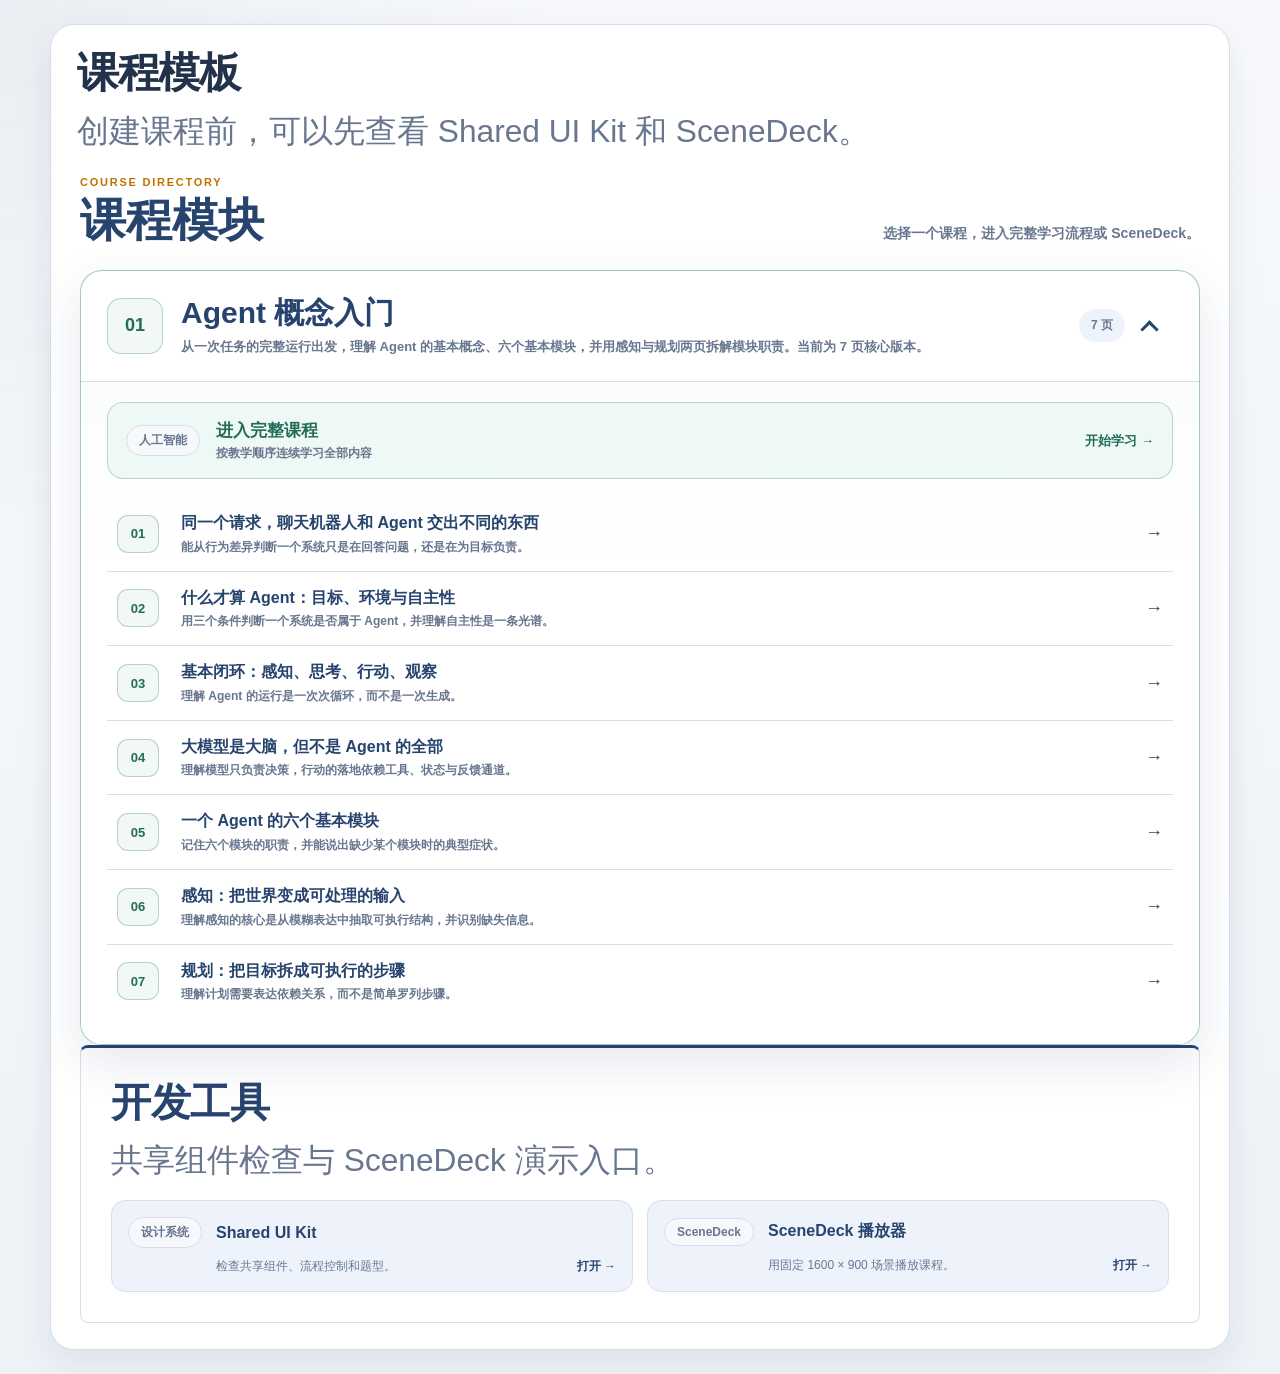
<file: courses/preview/index.html>
<!doctype html>
<html lang="zh-CN">
  <head>
    <meta charset="UTF-8" />
    <meta name="viewport" content="width=device-width, initial-scale=1.0" />
    <title>课程模板</title>
    <script type="module" crossorigin src="./assets/main-66kVSPEA.js"></script>
    <link rel="stylesheet" crossorigin href="./assets/main-Bm_2qdeM.css">
  </head>
  <body>
    <div id="root"></div>
  </body>
</html>
</file>
<file: courses/preview/assets/main-Bm_2qdeM.css>
.edu-course-ending{--ui-type-display-size: 48px;--ui-type-display-letter-spacing: 0;--ui-type-body-size: 17px;--ui-type-body-small-size: 14px;--ui-type-h2-size: 22px;--ui-type-h2-letter-spacing: 0;--ending-ink: #14264a;--ending-muted: #697a98;--ending-line: #dfe8f6;display:grid;grid-template-rows:minmax(270px,1.12fr) minmax(250px,1.18fr) 68px;width:100%;height:100%;min-height:0;overflow:hidden;border:1px solid var(--ending-line);border-radius:20px;background:#fff;box-shadow:0 14px 36px #19305514;color:var(--ending-ink)}.edu-course-ending-hero{position:relative;min-width:0;overflow:hidden;border-bottom:1px solid var(--ending-line);background-color:#f6faff;background-image:radial-gradient(#d6e4fb 1px,transparent 1px),linear-gradient(115deg,#fffffff5,#f1f7ffd1);background-size:22px 22px,auto;padding:26px 48px 24px}.edu-course-ending-nav{position:absolute;top:22px;right:26px;z-index:2}.edu-course-ending-nav a{display:inline-flex;align-items:center;gap:12px;min-height:46px;border:1px solid var(--ending-line);border-radius:999px;background:#ffffffeb;color:#294776;padding:0 20px;font-size:15px;font-weight:750;text-decoration:none}.edu-course-ending-nav a span{font-size:21px;line-height:1}.edu-course-ending-intro{position:relative;z-index:1;display:grid;align-content:center;width:min(76%,1000px);height:100%;min-width:0}.edu-course-ending-intro h1{margin:0;color:var(--ending-ink);font-size:48px;font-weight:900;line-height:1.12}.edu-course-ending-intro>p{margin:14px 0 0;color:var(--ending-muted);font-size:17px;font-weight:600;line-height:1.65}.edu-course-ending-intro>p strong{color:#526789;white-space:nowrap}.edu-course-ending-topics{display:flex;flex-wrap:wrap;gap:10px;margin:18px 0 0;padding:0;list-style:none}.edu-course-ending-topics li{border-radius:999px;background:#e7f0ff;color:#294c83;padding:8px 17px;font-size:14px;font-weight:750;line-height:1.35}.edu-course-ending-hero-art{position:absolute;right:5%;bottom:0;width:31%;height:78%;opacity:.55}.edu-course-ending-hero-art i{position:absolute;bottom:0;width:25%;border-radius:6px 6px 0 0;background:#cfe0fb}.edu-course-ending-hero-art i:nth-child(1){left:12%;height:61%}.edu-course-ending-hero-art i:nth-child(2){left:37%;height:88%}.edu-course-ending-hero-art i:nth-child(3){left:62%;height:47%}.edu-course-ending-hero-art i:nth-child(4){left:2%;bottom:12%;width:5px;height:5px;border-radius:50%;box-shadow:24px 0 #a8c8f8,48px 0 #a8c8f8,72px 0 #a8c8f8,0 24px #a8c8f8,24px 24px #a8c8f8,48px 24px #a8c8f8,72px 24px #a8c8f8,0 48px #a8c8f8,24px 48px #a8c8f8,48px 48px #a8c8f8,72px 48px #a8c8f8}.edu-course-ending-hero-art span{position:absolute;right:-8%;bottom:-42%;width:54%;aspect-ratio:1;border:22px solid #bdd4fa;border-radius:50%}.edu-course-ending-resources{display:grid;grid-template-rows:auto minmax(0,1fr);min-width:0;min-height:0;padding:16px 26px 14px}.edu-course-ending-resources>header{display:flex;align-items:center;justify-content:space-between;min-width:0;margin-bottom:10px}.edu-course-ending-resources h2{margin:0;border-left:5px solid #4384ed;color:var(--ending-ink);padding-left:12px;font-size:22px;font-weight:850;line-height:1.25}.edu-course-ending-carousel{display:flex;align-items:center;gap:8px;color:var(--ending-muted);font-size:13px}.edu-course-ending-carousel button{display:grid;width:30px;height:30px;place-items:center;border:1px solid var(--ending-line);border-radius:50%;background:#fff;color:#294c83;font-size:24px;line-height:1;cursor:pointer}.edu-course-ending-carousel button:disabled{opacity:.38;cursor:default}.edu-course-ending-resource-grid{display:grid;grid-template-columns:repeat(4,minmax(0,1fr));gap:10px;min-width:0;min-height:0}.edu-course-ending-resource-grid[data-count="1"]{grid-template-columns:minmax(0,1fr)}.edu-course-ending-resource-grid[data-count="2"]{grid-template-columns:repeat(2,minmax(0,1fr))}.edu-course-ending-resource-grid[data-count="3"]{grid-template-columns:repeat(3,minmax(0,1fr))}.edu-course-ending-resource{display:grid;grid-template-rows:auto auto;align-content:start;gap:8px;min-width:0;min-height:0;overflow:hidden;border:1px solid var(--ending-line);border-radius:8px;background:#fff;color:inherit;padding:8px;text-align:left;text-decoration:none}.edu-course-ending-resource-grid[data-count="2"] .edu-course-ending-resource{grid-template-columns:minmax(0,1.15fr) minmax(0,.85fr);grid-template-rows:minmax(0,1fr);align-items:center}.edu-course-ending-resource-grid[data-count="2"] .edu-course-ending-thumb{align-self:center;aspect-ratio:16 / 9}button.edu-course-ending-resource{cursor:pointer;font:inherit}.edu-course-ending-resource:hover,.edu-course-ending-resource:focus-visible{border-color:#9bb9ec;box-shadow:0 6px 18px #2448801a;outline:none}.edu-course-ending-thumb{position:relative;display:grid;width:100%;min-height:72px;overflow:hidden;aspect-ratio:16 / 7;place-items:center;border-radius:6px;background-color:#e0ecff;background-image:linear-gradient(90deg,rgba(74,139,232,.2) 34%,transparent 34%),linear-gradient(0deg,rgba(74,139,232,.12) 38%,transparent 38%)}.edu-course-ending-thumb:before,.edu-course-ending-thumb:after{position:absolute;content:""}.edu-course-ending-thumb:before{left:12%;top:22%;width:32%;height:58%;border-radius:3px;background:#3b82f633}.edu-course-ending-thumb:after{right:13%;top:28%;width:18%;height:42%;border-radius:3px;background:#3b82f62e}.edu-course-ending-thumb--1{background-color:#dcf4ed;background-image:linear-gradient(150deg,transparent 30%,rgba(24,176,139,.22) 30% 54%,transparent 54%),linear-gradient(90deg,rgba(24,176,139,.12),transparent)}.edu-course-ending-thumb--1:before{transform:skewY(-24deg);background:#18b08b2e}.edu-course-ending-thumb--2{background-color:#ffead9;background-image:linear-gradient(90deg,rgba(244,133,71,.15) 36%,transparent 36%)}.edu-course-ending-thumb--2:before{border-radius:50%;background:#f4854759}.edu-course-ending-thumb--3{background-color:#e8e8ff;background-image:linear-gradient(145deg,transparent 30%,rgba(105,111,236,.28) 30% 52%,transparent 52%)}.edu-course-ending-thumb--3:before{border-radius:50%;background:#696fec47}.edu-course-ending-thumb img{position:absolute;z-index:1;top:0;right:0;bottom:0;left:0;width:100%;height:100%;object-fit:cover}.edu-course-ending-thumb time{position:absolute;z-index:2;right:6px;bottom:5px;border-radius:4px;background:#162337b8;color:#fff;padding:3px 6px;font-size:12px;line-height:1}.edu-course-ending-play{position:relative;z-index:2;display:grid;width:48px;height:48px;place-items:center;border-radius:50%;background:#fffffff5;box-shadow:0 4px 14px #1c376229;color:#315990;font-size:17px;padding-left:3px}.edu-course-ending-resource-copy{display:grid;gap:3px;min-width:0;padding:0 3px 2px}.edu-course-ending-resource-copy strong{overflow:hidden;color:var(--ending-ink);font-size:16px;font-weight:850;line-height:1.35;text-overflow:ellipsis;white-space:nowrap}.edu-course-ending-resource-copy>span{display:-webkit-box;overflow:hidden;color:var(--ending-muted);font-size:13px;line-height:1.5;-webkit-box-orient:vertical;-webkit-line-clamp:2}.edu-course-ending-meta{display:grid;grid-template-columns:minmax(0,1fr) minmax(0,1.5fr) minmax(0,.85fr);align-items:center;min-width:0;border-top:1px solid var(--ending-line);padding:0 24px}.edu-course-ending-developers{display:flex;min-width:0;align-items:center}.edu-course-ending-developers .edu-lesson-developers{padding:0}.edu-course-ending-developers .edu-lesson-developers-trigger{border-color:transparent}.edu-course-ending-rating{min-width:0;border-right:1px solid #d4dfef;border-left:1px solid #d4dfef}.edu-course-ending-rating .edu-page-rating{justify-content:center;gap:16px;border:0;background:transparent;padding:0 8px}.edu-course-ending-rating .edu-page-rating-stars button{width:30px;height:32px;font-size:23px}.edu-course-ending-feedback{display:inline-flex;align-items:center;justify-self:end;gap:9px;border:0;background:transparent;color:#526789;padding:8px 14px;font:inherit;font-size:14px;font-weight:750;cursor:pointer}.edu-course-ending-feedback>span{font-size:20px}.edu-course-ending-dialog,.edu-course-ending-feedback-dialog{border:0;border-radius:10px;box-shadow:0 24px 80px #08101d59}.edu-course-ending-dialog{width:min(1120px,calc(100vw - 36px));max-width:none;padding:14px;background:#111827;color:#fff}.edu-course-ending-dialog::backdrop,.edu-course-ending-feedback-dialog::backdrop{background:#08101db8;-webkit-backdrop-filter:blur(4px);backdrop-filter:blur(4px)}.edu-course-ending-dialog>header,.edu-course-ending-feedback-dialog header{display:flex;align-items:center;justify-content:space-between;gap:12px;margin-bottom:10px}.edu-course-ending-dialog>header button,.edu-course-ending-feedback-dialog header button{display:grid;width:36px;height:36px;place-items:center;border:0;border-radius:50%;background:#7f8ca02e;color:inherit;font-size:24px;cursor:pointer}.edu-course-ending-video{overflow:hidden;aspect-ratio:16 / 9;border-radius:6px;background:#000}.edu-course-ending-video iframe{width:100%;height:100%;border:0}.edu-course-ending-feedback-dialog{width:min(520px,calc(100vw - 32px));padding:22px;color:var(--ending-ink)}.edu-course-ending-feedback-dialog form{display:grid;gap:12px}.edu-course-ending-feedback-dialog h2{margin:0}.edu-course-ending-feedback-dialog label{color:var(--ending-muted);font-size:14px}.edu-course-ending-feedback-dialog textarea{width:100%;resize:vertical;border:1px solid var(--ending-line);border-radius:6px;padding:10px;font:inherit}.edu-course-ending-feedback-dialog form>button{justify-self:end;border:0;border-radius:6px;background:#315f9f;color:#fff;padding:10px 18px;font:inherit;font-weight:750;cursor:pointer}@media(max-width:900px){.edu-course-ending{height:auto;min-height:100%;overflow:visible;grid-template-rows:auto auto auto}.edu-course-ending-hero{min-height:270px;padding:84px 24px 24px}.edu-course-ending-nav{top:18px;right:18px}.edu-course-ending-intro{width:100%}.edu-course-ending-intro h1{font-size:36px}.edu-course-ending-hero-art{right:-8%;width:42%;opacity:.26}.edu-course-ending-resource-grid,.edu-course-ending-resource-grid[data-count="3"],.edu-course-ending-resource-grid[data-count="4"]{grid-template-columns:repeat(2,minmax(0,1fr))}.edu-course-ending-resource{min-height:190px}.edu-course-ending-meta{grid-template-columns:1fr;gap:8px;padding:12px 18px}.edu-course-ending-rating{border:0}.edu-course-ending-rating .edu-page-rating{justify-content:flex-start;padding:0}.edu-course-ending-feedback{justify-self:start}}@media(max-width:520px){.edu-course-ending-resources{padding:14px}.edu-course-ending-resource-grid,.edu-course-ending-resource-grid[data-count="1"],.edu-course-ending-resource-grid[data-count="2"],.edu-course-ending-resource-grid[data-count="3"],.edu-course-ending-resource-grid[data-count="4"]{grid-template-columns:minmax(0,1fr)}.edu-course-ending-resource,.edu-course-ending-resource-grid[data-count="2"] .edu-course-ending-resource{grid-template-columns:minmax(0,.9fr) minmax(0,1.1fr);grid-template-rows:auto;align-items:center;min-height:110px}.edu-course-ending-thumb{min-height:78px}.edu-course-ending-resource-copy strong{white-space:normal}.edu-course-ending-topics{gap:7px}.edu-course-ending-topics li{padding:7px 11px;font-size:12px}}:root{--ui-type-display-size: clamp(3.24rem, 5.76vw, 3.78rem);--ui-type-display-weight: 800;--ui-type-display-line-height: 1.08;--ui-type-display-letter-spacing: -.03em;--ui-type-h1-size: clamp(2.88rem, 5.04vw, 3.24rem);--ui-type-h1-weight: 800;--ui-type-h1-line-height: 1.12;--ui-type-h1-letter-spacing: -.02em;--ui-type-h2-size: clamp(2.16rem, 4.32vw, 2.52rem);--ui-type-h2-weight: 800;--ui-type-h2-line-height: 1.22;--ui-type-h2-letter-spacing: -.01em;--ui-type-h3-size: 2.16rem;--ui-type-h3-weight: 800;--ui-type-h3-line-height: 1.35;--ui-type-subtitle-size: 1.98rem;--ui-type-subtitle-weight: 500;--ui-type-subtitle-line-height: 1.6;--ui-type-body-size: 1.8rem;--ui-type-body-weight: 500;--ui-type-body-line-height: 1.7;--ui-type-body-small-size: 1.44rem;--ui-type-body-small-weight: 500;--ui-type-body-small-line-height: 1.7;--ui-type-formula-size: var(--ui-type-subtitle-size);--ui-type-formula-weight: 700;--ui-type-formula-line-height: 1.35}.ui-typography{margin:0;color:var(--ui-text-main);font-family:var(--ui-font-sans);font-style:normal}.ui-typography--display{font-size:var(--ui-type-display-size);font-weight:var(--ui-type-display-weight);letter-spacing:var(--ui-type-display-letter-spacing);line-height:var(--ui-type-display-line-height);overflow-wrap:anywhere;text-wrap:balance}.ui-typography--h1{font-size:var(--ui-type-h1-size);font-weight:var(--ui-type-h1-weight);letter-spacing:var(--ui-type-h1-letter-spacing);line-height:var(--ui-type-h1-line-height);overflow-wrap:anywhere;text-wrap:balance}.ui-typography--h2{font-size:var(--ui-type-h2-size);font-weight:var(--ui-type-h2-weight);letter-spacing:var(--ui-type-h2-letter-spacing);line-height:var(--ui-type-h2-line-height);overflow-wrap:anywhere;text-wrap:balance}.ui-typography--h3{font-size:var(--ui-type-h3-size)!important;font-weight:var(--ui-type-h3-weight);line-height:var(--ui-type-h3-line-height);overflow-wrap:anywhere;text-wrap:balance}.ui-typography--subtitle{font-size:var(--ui-type-subtitle-size)!important;font-weight:var(--ui-type-subtitle-weight);line-height:var(--ui-type-subtitle-line-height);overflow-wrap:break-word;text-wrap:pretty}.ui-typography--body{font-size:var(--ui-type-body-size)!important;font-weight:var(--ui-type-body-weight);line-height:var(--ui-type-body-line-height);overflow-wrap:break-word;text-wrap:pretty}.ui-typography--bodySmall{font-size:var(--ui-type-body-small-size)!important;font-weight:var(--ui-type-body-small-weight);line-height:var(--ui-type-body-small-line-height);overflow-wrap:break-word;text-wrap:pretty}code.ui-typography{font-family:var(--ui-font-mono)}.ui-typography--tone-main{color:var(--ui-text-main)}.ui-typography--tone-muted{color:var(--ui-text-muted)}.ui-typography--tone-light{color:var(--ui-text-light)}.ui-typography--tone-accent{color:var(--ui-accent)}.ui-typography--tone-success{color:var(--ui-success)}.ui-typography--tone-warning{color:var(--ui-warning)}.ui-typography--tone-danger{color:var(--ui-danger)}.ui-typography--tone-inherit{color:inherit}.ui-typography--align-start{text-align:start}.ui-typography--align-center{text-align:center}.ui-typography--align-end{text-align:end}.ui-typography--wrap-normal{overflow:visible;text-overflow:clip;text-wrap:wrap;white-space:normal}.ui-typography--wrap-nowrap{overflow:visible;text-overflow:clip;text-wrap:nowrap;white-space:nowrap}.ui-typography--wrap-truncate{display:block;overflow:hidden;text-overflow:ellipsis;text-wrap:nowrap;white-space:nowrap}.ui-typography--wrap-balance{overflow-wrap:anywhere;text-wrap:balance;white-space:normal}:root{--ui-bg-page: #eef2f7;--ui-bg-page-top: #f7f9fc;--ui-bg-card: #ffffff;--ui-bg-soft: #eef3fb;--ui-bg-muted: #f6f8fc;--ui-bg-page-rgb: 238, 242, 247;--ui-accent-rgb: 39, 68, 110;--ui-accent-alt-rgb: 240, 126, 71;--ui-success-rgb: 34, 141, 92;--ui-warning-rgb: 192, 113, 0;--ui-danger-rgb: 196, 63, 82;--ui-text-main: #21324a;--ui-text-muted: #68778f;--ui-text-light: #8b97ab;--ui-border: #d7deea;--ui-border-strong: #9fb0c8;--ui-accent: #27446e;--ui-accent-alt: #f07e47;--ui-success: #228d5c;--ui-warning: #c07100;--ui-danger: #c43f52;--ui-navy: #182b4b;--ui-accent-soft: #edf3fb;--ui-focus: #8aa4d0;--ui-grid: #dfe6f1;--ui-shadow-soft: 0 12px 34px rgba(25, 42, 70, .08);--ui-shadow-hover: 0 16px 40px rgba(25, 42, 70, .12);--ui-radius-xl: 24px;--ui-radius-lg: 18px;--ui-radius-md: 12px;--ui-radius-sm: 8px;--ui-radius-pill: 999px;--ui-font-sans: "Segoe UI", "PingFang SC", "Hiragino Sans GB", Arial, sans-serif;--ui-font-mono: "Cascadia Code", "SFMono-Regular", Consolas, monospace}*,*:before,*:after{box-sizing:border-box}html,body{margin:0;padding:0}body{color:var(--ui-text-main);font-family:var(--ui-font-sans)}button,input,textarea,select{font:inherit}.edu-root{min-height:100vh;padding:24px;background:radial-gradient(circle at top left,rgba(39,68,110,.06),transparent 30%),linear-gradient(180deg,var(--ui-bg-page-top),var(--ui-bg-page))}.edu-shell{max-width:1180px;margin:0 auto;padding:26px;border:1px solid var(--ui-border);border-radius:var(--ui-radius-xl);background:var(--ui-bg-card);box-shadow:var(--ui-shadow-soft)}.edu-shell--scaled{width:var(--edu-scaled-shell-width, 1040px);min-width:var(--edu-scaled-shell-width, 1040px);max-width:var(--edu-scaled-shell-width, 1040px)}@media(max-width:1100px){.edu-shell--scaled{zoom:.92}}@media(max-width:980px){.edu-shell--scaled{zoom:.82}}@media(max-width:860px){.edu-shell--scaled{zoom:.7}}@media(max-width:800px){.edu-shell--scaled{zoom:.64}}@media(max-width:740px){.edu-shell--scaled{zoom:.6}}@media(max-width:620px){.edu-shell--scaled{zoom:.5}}@media(max-width:520px){.edu-shell--scaled{zoom:.42}}.edu-header{display:flex;align-items:flex-start;justify-content:space-between;gap:16px;margin-bottom:20px}.edu-title{margin:0;font-size:42px;line-height:1.06;letter-spacing:-.03em}.edu-subtitle{margin:10px 0 0;color:var(--ui-text-muted);font-size:17px;line-height:1.6}.edu-badge{display:inline-flex;align-items:center;flex-shrink:0;padding:6px 12px;border:1px solid var(--ui-border);border-radius:var(--ui-radius-pill);background:var(--ui-bg-muted);color:var(--ui-text-muted);font-size:12px;font-weight:700}.edu-content-block{min-width:0;margin-inline:auto;border:1px solid var(--ui-border);border-top:3px solid var(--ui-accent);border-radius:var(--ui-radius-sm);background:#fff;padding:clamp(20px,3vw,30px)}.edu-content-head{width:100%;max-width:none;margin-bottom:14px}.edu-content-title{margin:0}.edu-content-subtitle{width:100%;max-width:none;margin:8px 0 0}.edu-content-body{display:grid;gap:14px}.edu-body{margin:0;color:var(--ui-text-main);font-size:15px;font-weight:500;line-height:1.75}.edu-helper{margin:0;color:var(--ui-text-muted);font-size:12px;line-height:1.6}.edu-emphasis{color:var(--ui-accent);font-weight:900}.edu-kicker{display:block;margin-bottom:7px;color:var(--ui-accent-alt);font-size:11px;font-weight:950;letter-spacing:.08em;text-transform:uppercase}.edu-callout{display:grid;grid-template-columns:auto minmax(0,1fr);align-items:start;gap:8px 12px;min-height:48px;border-left:4px solid var(--callout-border, var(--ui-border-strong));border-radius:0 var(--ui-radius-sm) var(--ui-radius-sm) 0;background:var(--callout-bg, var(--ui-bg-muted));color:var(--ui-text-main);padding:12px 14px}.edu-callout-label{color:var(--callout-label, var(--ui-text-main));font-weight:950}.edu-callout-text{min-width:0}.edu-callout--orange{--callout-border: var(--ui-accent-alt);--callout-bg: rgba(240, 126, 71, .08);--callout-label: var(--ui-accent-alt)}.edu-callout--blue{--callout-border: var(--ui-accent);--callout-bg: var(--ui-bg-soft);--callout-label: var(--ui-accent)}.edu-callout--green{--callout-border: var(--ui-success);--callout-bg: rgba(34, 141, 92, .07);--callout-label: #176c46}.edu-callout--red{--callout-border: var(--ui-danger);--callout-bg: rgba(196, 63, 82, .065);--callout-label: #963142}.edu-callout--stream.is-streaming .edu-callout-text:after{display:inline-block;width:2px;height:1em;margin-left:3px;background:var(--callout-border);content:"";vertical-align:-.12em;animation:shared-blink .62s steps(1,end) infinite}.edu-notice-strip{min-height:42px;border:1px solid rgba(159,176,200,.55);border-radius:var(--ui-radius-sm);background:var(--ui-bg-muted);color:var(--ui-text-muted);padding:10px 12px;font-size:12px;font-weight:800;line-height:1.65}.edu-notice-strip strong{color:var(--ui-accent);font-weight:950}.edu-notice-strip--blue{border-color:#27446e47;background:#27446e0e}.edu-notice-strip--orange{border-color:#f07e4761;background:#f07e4712;color:#865236}.edu-notice-strip--orange strong{color:#b45327}.edu-notice-strip--green{border-color:#228d5c57;background:#228d5c11;color:#356b58}.edu-notice-strip--green strong{color:#176c46}.edu-notice-strip--red{border-color:#c43f5257;background:#c43f520f;color:#7f4852}.edu-notice-strip--red strong{color:#963142}.edu-value-tile{display:grid;min-width:min(100%,260px);min-height:96px;place-content:center;gap:7px;border:1px solid var(--value-border, var(--ui-border));border-radius:var(--ui-radius-sm);background:var(--value-bg, var(--ui-bg-muted));padding:14px 18px;text-align:center}.edu-value-label{color:var(--value-label, var(--ui-text-main));font-size:14px;font-weight:900;line-height:1.4}.edu-value-number{color:var(--value-number, var(--ui-accent));font-family:var(--ui-font-mono);font-size:30px;font-weight:950;line-height:1}.edu-value-tile--orange{--value-border: rgba(240,126,71,.5);--value-bg: rgba(240,126,71,.045);--value-label: var(--ui-accent);--value-number: var(--ui-accent-alt)}.edu-value-tile--blue{--value-border: rgba(39,68,110,.38);--value-bg: rgba(39,68,110,.055);--value-label: var(--ui-accent);--value-number: var(--ui-accent)}.edu-value-tile--success{--value-border: rgba(34,141,92,.42);--value-bg: rgba(34,141,92,.055);--value-label: #176c46;--value-number: var(--ui-success)}.edu-value-tile--danger{--value-border: rgba(196,63,82,.4);--value-bg: rgba(196,63,82,.05);--value-label: #963142;--value-number: var(--ui-danger)}.edu-formula-block{display:grid;min-height:108px;margin-inline:auto;place-items:center;border:1px solid var(--ui-border);border-radius:var(--ui-radius-sm);background:var(--ui-bg-muted);padding:18px;text-align:center}.edu-formula{position:relative;z-index:2;color:var(--ui-accent);font-family:var(--ui-font-mono);font-size:var(--ui-type-formula-size);font-weight:var(--ui-type-formula-weight);line-height:var(--ui-type-formula-line-height);overflow-wrap:anywhere}.edu-formula--fraction{display:inline-flex;max-width:100%;align-items:center;justify-content:center;gap:.4em;overflow-wrap:normal}.edu-formula-prefix{display:inline-flex;align-items:baseline;white-space:nowrap}.edu-fraction{display:inline-grid;min-width:4.4em;grid-template-rows:auto auto;line-height:1.12;text-align:center}.edu-fraction-numerator{border-bottom:2px solid currentColor;padding:0 .5em .2em}.edu-fraction-denominator{padding:.2em .5em 0}.edu-formula-term{position:relative;display:inline-block;outline:none}.edu-formula-term:focus-visible{outline:2px solid rgba(39,68,110,.32);outline-offset:3px}.edu-formula-term:before,.edu-formula-term:after{position:absolute;left:50%;z-index:20;visibility:hidden;opacity:0;pointer-events:none;transition:opacity .12s ease,transform .12s ease,visibility .12s ease}.edu-formula-term:before{top:calc(100% + 3px);width:10px;height:10px;background:var(--ui-text-main);content:"";transform:translate(-50%,-4px) rotate(45deg)}.edu-formula-term:after{top:calc(100% + 8px);width:max-content;max-width:min(230px,calc(100vw - 56px));border-radius:var(--ui-radius-sm);background:var(--ui-text-main);box-shadow:0 12px 28px #192a4633;color:#fff;content:attr(data-tooltip);padding:8px 10px;font-family:var(--ui-font-sans);font-size:var(--ui-type-body-small-size);font-weight:var(--ui-type-body-small-weight);line-height:var(--ui-type-body-small-line-height);text-align:left;white-space:normal;transform:translate(-50%,-4px)}.edu-formula-term:hover:before,.edu-formula-term:hover:after,.edu-formula-term:focus-visible:before,.edu-formula-term:focus-visible:after{visibility:visible;opacity:1}.edu-formula-term:hover:before,.edu-formula-term:focus-visible:before{transform:translate(-50%) rotate(45deg)}.edu-formula-term:hover:after,.edu-formula-term:focus-visible:after{transform:translate(-50%)}.math-formula-block{width:min(100%,980px);min-height:132px;padding:clamp(20px,3vw,30px) clamp(16px,3vw,28px)}.math-formula-block--plain{width:auto;min-height:0;padding:0;margin:0;border:0;background:transparent;box-shadow:none}.math-formula{display:flex;flex-wrap:wrap;align-items:center;justify-content:center;gap:0;color:var(--ui-accent);font-family:var(--ui-font-mono);font-size:var(--ui-type-formula-size);font-weight:var(--ui-type-formula-weight);line-height:var(--ui-type-formula-line-height);text-align:center}.math-formula math-field,.math-formula-static math-field,.math-formula-term math-field{display:inline-flex;width:auto;min-width:0;border:0!important;border-radius:0;outline:0;background:transparent;box-shadow:none;color:currentColor;padding:0;font:inherit;line-height:inherit;pointer-events:none;--caret-color: transparent;--selection-background-color: transparent;--contains-highlight-background-color: transparent}.math-formula-static,.math-formula-term{display:inline-flex;flex:0 0 auto;align-items:center;color:inherit}.math-formula-term{position:relative;cursor:help;outline:none}.math-formula-term--warm{color:var(--ui-accent-alt)}.math-formula-term:focus-visible{outline:2px solid rgba(39,68,110,.32);outline-offset:4px}.math-formula-term:before,.math-formula-term:after{position:absolute;left:50%;z-index:30;visibility:hidden;opacity:0;pointer-events:none;transition:opacity .12s ease,transform .12s ease,visibility .12s ease}.math-formula-term:before{top:calc(100% + 4px);width:10px;height:10px;background:var(--ui-text-main);content:"";transform:translate(-50%,-4px) rotate(45deg)}.math-formula-term:after{top:calc(100% + 9px);width:max-content;max-width:min(270px,calc(100vw - 56px));border-radius:var(--ui-radius-sm);background:var(--ui-text-main);box-shadow:0 12px 28px #192a4633;color:#fff;content:attr(data-tooltip);padding:8px 10px;font-family:var(--ui-font-sans);font-size:var(--ui-type-body-small-size);font-weight:var(--ui-type-body-small-weight);line-height:var(--ui-type-body-small-line-height);text-align:left;white-space:normal;transform:translate(-50%,-4px)}.math-formula-term:hover:before,.math-formula-term:hover:after,.math-formula-term:focus-visible:before,.math-formula-term:focus-visible:after{visibility:visible;opacity:1}.math-formula-term:hover:before,.math-formula-term:focus-visible:before{transform:translate(-50%) rotate(45deg)}.math-formula-term:hover:after,.math-formula-term:focus-visible:after{transform:translate(-50%)}.math-formula-term--tooltip-body:after{max-width:min(390px,calc(100vw - 56px));font-size:var(--ui-type-body-size);font-weight:var(--ui-type-body-weight);line-height:var(--ui-type-body-line-height)}.math-formula-term--tooltip-top:before{top:auto;bottom:calc(100% + 4px)}.math-formula-term--tooltip-top:after{top:auto;bottom:calc(100% + 9px)}.edu-control{display:grid;width:100%;gap:9px}.edu-label{display:block;margin:0 0 6px;color:var(--ui-text-muted);font-size:13px}.edu-control-head{display:flex;align-items:baseline;justify-content:space-between;gap:12px}.edu-control-head .edu-label{margin:0}.edu-control-value{min-width:6ch;color:var(--ui-accent);font-family:var(--ui-font-mono);font-size:12px;font-weight:900;text-align:right}.edu-input,.edu-select,.edu-textarea{width:100%;border:1px solid var(--ui-border);border-radius:var(--ui-radius-md);background:#fff;color:var(--ui-text-main);font:inherit;transition:border-color .14s ease,box-shadow .14s ease}.edu-input,.edu-select{height:40px;padding:0 12px}.edu-textarea{min-height:120px;padding:10px 12px;resize:vertical;line-height:1.6}.edu-input:focus,.edu-select:focus,.edu-textarea:focus{outline:none;border-color:var(--ui-accent);box-shadow:0 0 0 3px #27446e24}.edu-selectbox{position:relative;width:100%}.edu-selectbox-trigger{display:flex;width:100%;min-height:42px;align-items:center;justify-content:space-between;gap:12px;border:1px solid var(--ui-border);border-radius:var(--ui-radius-md);background:#fff;color:var(--ui-text-main);padding:0 13px;font-size:14px;font-weight:800;text-align:left;cursor:pointer;transition:border-color .14s ease,box-shadow .14s ease,background .14s ease}.edu-selectbox-trigger:after{width:7px;height:7px;flex:0 0 auto;border-right:2px solid var(--ui-text-muted);border-bottom:2px solid var(--ui-text-muted);content:"";transform:translateY(-2px) rotate(45deg);transition:transform .14s ease}.edu-selectbox-trigger:hover{border-color:var(--ui-border-strong);background:var(--ui-bg-muted)}.edu-selectbox-trigger:focus-visible,.edu-selectbox.is-open .edu-selectbox-trigger{outline:none;border-color:var(--ui-accent);box-shadow:0 0 0 3px #27446e1f}.edu-selectbox.is-open .edu-selectbox-trigger:after{transform:translateY(2px) rotate(225deg)}.edu-selectbox-menu{position:absolute;top:calc(100% + 7px);right:0;left:0;z-index:60;display:grid;max-height:248px;gap:3px;overflow-y:auto;border:1px solid var(--ui-border);border-radius:var(--ui-radius-md);background:#fff;box-shadow:0 18px 44px #21324a29;padding:6px}.edu-selectbox-menu[hidden]{display:none}.edu-selectbox-option{position:relative;width:100%;min-height:38px;border:0;border-radius:var(--ui-radius-sm);background:transparent;color:var(--ui-text-main);padding:8px 34px 8px 10px;font-size:13px;font-weight:750;line-height:1.4;text-align:left;cursor:pointer}.edu-selectbox-option:hover,.edu-selectbox-option:focus-visible{outline:none;background:var(--ui-bg-soft);color:var(--ui-accent)}.edu-selectbox-option[aria-selected=true]{background:#27446e17;color:var(--ui-accent);font-weight:900}.edu-selectbox-option[aria-selected=true]:after{position:absolute;top:50%;right:12px;width:8px;height:4px;border-bottom:2px solid var(--ui-accent);border-left:2px solid var(--ui-accent);content:"";transform:translateY(-65%) rotate(-45deg)}.edu-range{width:100%;accent-color:var(--ui-accent);cursor:pointer}.edu-range-scale{display:flex;justify-content:space-between;padding-inline:8px;color:var(--ui-text-light);font-family:var(--ui-font-mono);font-size:10px;font-weight:800}.edu-range-scale>span{position:relative;display:flex;flex:0 0 0;flex-direction:column;align-items:center;justify-content:center;gap:4px;white-space:nowrap}.edu-range-scale>span>i{display:block;width:1px;height:5px;background:var(--ui-border-strong);content:""}.edu-range:not(.edu-range--discrete)+.edu-range-scale>span>i{display:none}.edu-control.is-unset{position:relative}.edu-control.is-unset:after{position:absolute;top:-9px;right:-9px;bottom:-9px;left:-9px;border:1px solid rgba(240,126,71,.38);border-radius:var(--ui-radius-md);content:"";pointer-events:none;animation:shared-pulse 1.15s ease-in-out infinite}.edu-range.is-unset{-webkit-appearance:none;-moz-appearance:none;appearance:none;height:18px;background:transparent}.edu-range.is-unset::-webkit-slider-runnable-track{height:4px;border-radius:var(--ui-radius-pill);background:var(--ui-border-strong)}.edu-range.is-unset::-webkit-slider-thumb{-webkit-appearance:none;-moz-appearance:none;appearance:none;width:15px;height:15px;margin-top:-5.5px;border:2px solid #fff;border-radius:50%;background:#98a6b8;box-shadow:0 0 0 2px #68778f29}.edu-range.is-unset::-moz-range-track{height:4px;border-radius:var(--ui-radius-pill);background:var(--ui-border-strong)}.edu-range.is-unset::-moz-range-thumb{width:15px;height:15px;border:2px solid #fff;border-radius:50%;background:#98a6b8}.edu-switch{display:inline-flex;width:fit-content;align-items:center;gap:10px;color:var(--ui-text-main);cursor:pointer;font-size:14px;font-weight:750}.edu-switch input{-webkit-appearance:none;-moz-appearance:none;appearance:none;position:relative;width:44px;height:24px;border:1px solid var(--ui-border-strong);border-radius:var(--ui-radius-pill);background:var(--ui-bg-soft);transition:border-color .14s ease,background .14s ease}.edu-switch input:after{position:absolute;top:3px;left:3px;width:16px;height:16px;border-radius:50%;background:#fff;box-shadow:0 2px 6px #21324a38;content:"";transition:transform .14s ease}.edu-switch input:checked{border-color:var(--ui-accent);background:var(--ui-accent)}.edu-switch input:checked:after{transform:translate(20px)}.edu-switch input:focus-visible{outline:3px solid rgba(240,126,71,.28);outline-offset:2px}.edu-fieldset{min-width:0;border:0;margin:0;padding:0}.edu-check-group,.edu-radio-group{display:grid;gap:9px}.edu-check,.edu-radio{display:inline-grid;width:fit-content;grid-template-columns:20px minmax(0,1fr);align-items:center;gap:9px;color:var(--ui-text-main);font-size:14px;font-weight:750;cursor:pointer}.edu-check input,.edu-radio input{-webkit-appearance:none;-moz-appearance:none;appearance:none;position:relative;width:18px;height:18px;margin:0;border:1px solid var(--ui-border-strong);background:#fff}.edu-check input{border-radius:5px}.edu-radio input{border-radius:50%}.edu-check input:checked,.edu-radio input:checked{border-color:var(--ui-accent);background:var(--ui-accent)}.edu-check input:checked:after{position:absolute;top:3px;left:5px;width:5px;height:9px;border-right:2px solid #fff;border-bottom:2px solid #fff;content:"";transform:rotate(45deg)}.edu-radio input:checked:after{position:absolute;top:4px;right:4px;bottom:4px;left:4px;border-radius:50%;background:#fff;content:""}.edu-check input:focus-visible,.edu-radio input:focus-visible{outline:3px solid rgba(240,126,71,.28);outline-offset:2px}.edu-btn{border:1px solid var(--ui-border);border-radius:var(--ui-radius-pill);background:#fff;color:var(--ui-text-muted);padding:9px 16px;font-size:var(--ui-type-body-small-size);font-weight:var(--ui-type-body-small-weight);line-height:var(--ui-type-body-small-line-height);cursor:pointer;transition:all .14s ease}.edu-btn:hover{transform:translateY(-1px);border-color:var(--ui-accent);color:var(--ui-accent)}.edu-btn:focus-visible{outline:3px solid rgba(240,126,71,.28);outline-offset:2px}.edu-btn--primary,.edu-btn.is-active{border-color:var(--ui-accent);background:var(--ui-accent);color:#fff}.edu-btn--primary:hover,.edu-btn.is-active:hover{border-color:#1f385d;background:#1f385d;color:#fff}.edu-btn--warn{border-color:#c0710073;background:#c0710014;color:var(--ui-warning)}.edu-btn--danger{border-color:#c43f5273;background:#c43f5214;color:var(--ui-danger)}.edu-btn:disabled{transform:none;border-color:var(--ui-border);background:var(--ui-bg-muted);color:var(--ui-text-light);cursor:not-allowed;opacity:.72}.edu-btn.is-loading:disabled{position:relative;border-color:#4169a06b;background:#edf3fc;box-shadow:inset 0 0 0 1px #fffffff0,0 5px 14px #27446e14;color:var(--ui-accent);cursor:wait;opacity:1;animation:shared-waiting-breathe 1.45s ease-in-out infinite}.edu-btn.is-loading:disabled:before{position:absolute;top:-3px;right:-3px;bottom:-3px;left:-3px;padding:1px;border-radius:inherit;background:conic-gradient(from var(--shared-waiting-halo-angle),transparent 0deg 224deg,rgba(90,132,190,.1) 246deg,rgba(90,132,190,.6) 281deg,rgba(143,174,218,.22) 314deg,transparent 338deg);content:"";pointer-events:none;opacity:.62;filter:blur(.35px);-webkit-mask:linear-gradient(#000 0 0) content-box,linear-gradient(#000 0 0);-webkit-mask-composite:xor;mask-composite:exclude;animation:shared-waiting-halo 2.5s linear infinite}.edu-btn--primary.is-loading:disabled{border-color:#294873;background:#294873;box-shadow:0 7px 18px #27446e33;color:#fff}.edu-btn--primary.is-loading:disabled:before{background:conic-gradient(from var(--shared-waiting-halo-angle),transparent 0deg 224deg,rgba(255,255,255,.1) 246deg,rgba(255,255,255,.62) 281deg,rgba(210,226,248,.28) 314deg,transparent 338deg)}.edu-btn--explain{display:inline-flex;align-items:center;gap:7px;border-color:#27446e47;background:#27446e0f;color:var(--ui-accent)}.edu-btn--explain:before{display:grid;width:20px;height:20px;place-items:center;border-radius:50%;background:var(--ui-accent);color:#fff;content:"?";font-size:12px;font-weight:950}.edu-attention-hint{--attention-hint-rgb: 65, 105, 160;position:relative;box-shadow:0 0 0 2px rgba(var(--attention-hint-rgb),.5),0 0 14px rgba(var(--attention-hint-rgb),.14),0 8px 22px #27446e14;animation:shared-attention-hint 1.65s ease-in-out infinite}.edu-range.edu-attention-hint{border-radius:var(--ui-radius-pill)}svg .edu-attention-hint{fill:none;stroke:rgba(var(--attention-hint-rgb),.58);stroke-width:2;filter:drop-shadow(0 0 4px rgba(var(--attention-hint-rgb),.22));transform-box:fill-box;transform-origin:center;animation:shared-svg-attention-hint 1.65s ease-in-out infinite}.shared-button-wrap{position:relative;display:inline-flex}.explain-panel-wrap{position:relative;display:inline-flex;align-items:center}.explain-panel-trigger{display:grid;width:42px;height:42px;place-items:center;border:1px solid rgba(39,68,110,.34);border-radius:50%;background:#fff;color:var(--ui-accent);font-size:23px;font-weight:900;cursor:pointer;transition:transform .14s ease,background .14s ease,color .14s ease}.explain-panel-trigger:hover,.explain-panel-trigger:focus-visible{transform:translateY(-1px);background:var(--ui-accent);color:#fff}.explain-panel-trigger:focus-visible{outline:3px solid rgba(240,126,71,.28);outline-offset:3px}.explain-panel{position:absolute;top:calc(100% + 12px);left:50%;z-index:120;width:min(340px,calc(100vw - 40px));border:1px solid var(--ui-border);border-radius:var(--ui-radius-sm);background:#fff;box-shadow:0 18px 42px #192a4638;color:var(--ui-text-main);padding:15px 17px;line-height:1.55;transform:translate(-50%)}.explain-panel:before{position:absolute;top:-6px;left:50%;width:11px;height:11px;border-top:1px solid var(--ui-border);border-left:1px solid var(--ui-border);background:#fff;content:"";transform:translate(-50%) rotate(45deg)}.explain-panel[hidden]{display:none}.explain-panel p{margin:5px 0 10px;color:var(--ui-text-muted);font-size:13px}.explain-panel [hidden]{display:none}.dl-explain-tooltip{position:absolute;top:calc(100% + 10px);left:50%;z-index:100;width:max-content;max-width:min(300px,calc(100vw - 32px));border-radius:var(--ui-radius-sm);background:var(--ui-text-main);box-shadow:0 16px 36px #192a463d;color:#fff;padding:9px 11px;font-size:12px;font-weight:700;line-height:1.5;text-align:left;transform:translate(-50%)}.dl-explain-tooltip:before{position:absolute;top:-5px;left:50%;width:10px;height:10px;background:var(--ui-text-main);content:"";transform:translate(-50%) rotate(45deg)}.dl-explain-tooltip[hidden]{display:none}.dl-continue-arrow{display:grid;width:34px;height:34px;place-items:center;border-radius:50%;background:var(--ui-accent-alt);color:#fff;font-size:22px}.dl-question{display:grid;gap:14px;border:1px solid var(--ui-border);border-radius:var(--ui-radius-sm);background:#fff;padding:16px}.dl-question-head{display:grid;gap:7px}.dl-question-title-row{display:flex;flex-wrap:wrap;align-items:center;gap:10px 12px}.dl-question-stem{min-width:0;color:var(--ui-text-main);font-size:15px;line-height:1.5}.dl-inline-blank{display:inline-block;width:8ch;min-width:92px;margin:0 .18em;border:0;border-bottom:2px solid var(--ui-accent-alt);border-radius:0;outline:none;background:transparent;color:var(--ui-text-main);padding:0 .2em 2px;font:inherit;font-weight:800;vertical-align:baseline}.dl-inline-blank::placeholder{color:var(--ui-text-light);font-weight:650;opacity:1}.dl-inline-blank:focus{border-bottom-color:var(--ui-accent);box-shadow:0 2px 0 var(--ui-accent)}.dl-question-type{color:var(--ui-accent-alt);font-size:11px;font-weight:950;letter-spacing:.08em;text-transform:uppercase}.dl-question-options{display:grid;gap:9px}.dl-question-option{display:grid;grid-template-columns:32px minmax(0,1fr);align-items:center;gap:10px;min-height:52px;border:1px solid var(--ui-border);border-radius:var(--ui-radius-sm);background:var(--ui-bg-muted);color:var(--ui-text-main);padding:10px 12px;text-align:left;cursor:pointer}.dl-question-option:hover{border-color:#27446e5c;background:#fff}.dl-question-option.is-selected{border-color:#27446e85;background:#27446e12;box-shadow:0 0 0 3px #27446e14}.dl-question-option.is-correct{border-color:#228d5c73;background:#228d5c14}.dl-question-option.is-wrong{border-color:#c43f5261;background:#c43f5212}.dl-option-key{display:grid;width:28px;height:28px;place-items:center;border-radius:50%;background:#fff;color:var(--ui-accent);font-family:var(--ui-font-mono);font-size:13px;font-weight:950;box-shadow:inset 0 0 0 1px #27446e2e}.dl-question--multiple .dl-option-key{border-radius:5px}.dl-question-option.is-selected .dl-option-key{background:var(--ui-accent);color:#fff}.dl-option-body{min-width:0;font-size:14px;font-weight:850;line-height:1.45}.dl-question-fields{display:grid;gap:10px}.dl-question-field{display:grid;gap:6px}.dl-question-field span{color:var(--ui-accent);font-size:13px;font-weight:900}.dl-question-feedback-list{display:grid;gap:5px;margin:0;padding-left:20px}.dl-question-feedback-list li{padding-left:2px}.dl-question-field input,.dl-question-field textarea{width:100%;border:1px solid var(--ui-border);border-radius:var(--ui-radius-sm);background:#fff;color:var(--ui-text-main);padding:10px 12px}.dl-question-field input{height:42px}.dl-question-field textarea{min-height:116px;resize:vertical}.dl-question-feedback{grid-template-columns:1fr}.dl-question-feedback[hidden]{display:none}.dl-related-section{margin-top:18px;border-top:1px solid rgba(39,68,110,.12);padding-top:18px}.dl-related-section h3{margin:0;color:var(--ui-accent);font-size:clamp(22px,3vw,30px);font-weight:950}.dl-related-section>p{margin:8px 0 0;color:var(--ui-text-muted);font-size:14px;line-height:1.7}.dl-video-strip{display:grid;grid-auto-flow:column;grid-auto-columns:calc((100% - 36px)/4);gap:12px;margin-top:14px;overflow-x:auto;padding-bottom:8px;scroll-snap-type:x proximity}.dl-video-card{position:relative;display:grid;grid-template-columns:minmax(130px,.82fr) minmax(0,1.18fr);align-items:center;gap:16px;min-width:0;border:1px solid var(--ui-border);border-radius:8px;background:#fff;padding:10px}.dl-video-embed,.dl-video-placeholder{position:relative;overflow:hidden;border-radius:var(--ui-radius-sm);background:var(--ui-bg-muted);aspect-ratio:16 / 9;box-shadow:0 8px 18px #21324a14}.dl-video-embed iframe{position:absolute;top:0;right:0;bottom:0;left:0;width:100%;height:100%;border:0}.dl-video-card-media{position:relative;display:grid;overflow:hidden;aspect-ratio:16 / 9;place-items:center;border-radius:7px;background:linear-gradient(145deg,#dbe8fa,#b8d0f4);color:#fff}.dl-video-card-media img{position:absolute;top:0;right:0;bottom:0;left:0;width:100%;height:100%;object-fit:cover}.dl-video-card-media>span{display:grid;width:52px;height:52px;place-items:center;border-radius:50%;background:#fff;box-shadow:0 5px 18px #27446e33;color:#4384ed}.dl-video-card-media time{position:absolute;right:8px;bottom:7px;border-radius:4px;background:#13233bc7;color:#fff;padding:3px 7px;font-size:12px}.dl-video-trigger{position:absolute;top:0;right:0;bottom:0;left:0;z-index:1;display:grid;place-items:center;border:0;border-radius:7px;background:#121f3014;color:#fff;cursor:pointer}.dl-video-play{display:grid;width:52px;height:52px;place-items:center;border-radius:50%;background:#fffffff2;box-shadow:0 5px 18px #27446e33;color:#4384ed}.dl-video-card-copy{display:grid;align-content:center;gap:6px;min-width:0}.dl-video-card-copy>p{margin:0}.dl-video-card-copy>span{display:flex;gap:6px}.dl-video-viewer{width:min(1200px,calc(100vw - 40px));max-width:none;max-height:calc(100dvh - 40px);border:0;border-radius:8px;background:#111827;color:#fff;padding:14px}.dl-video-viewer::backdrop{background:#08101dc7;-webkit-backdrop-filter:blur(4px);backdrop-filter:blur(4px)}.dl-video-viewer-head{display:flex;justify-content:space-between;gap:12px;margin-bottom:10px;color:var(--ui-accent)}.dl-video-viewer-close{display:grid;width:36px;height:36px;place-items:center;border:0;border-radius:50%;background:#ffffff24;color:#fff;font-size:24px;cursor:pointer}.dl-video-viewer-media{overflow:hidden;border-radius:6px;background:#000;aspect-ratio:16 / 9}.dl-video-viewer-media .dl-video-embed{width:100%;height:100%;aspect-ratio:auto}.dl-video-pagination{position:relative;z-index:4;display:flex;align-items:center;justify-content:flex-end;margin:-28px 0 16px}.dl-video-page-label{display:none}.dl-video-page-tabs{display:inline-flex;align-items:center;gap:7px}.dl-video-page-tabs button{display:grid;width:16px;height:16px;place-items:center;border:0;border-radius:50%;background:transparent;padding:0;cursor:pointer}.dl-video-page-tabs button span{width:6px;height:6px;border-radius:var(--ui-radius-pill);background:#b8c5d8;transition:width .2s ease,background .2s ease}.dl-video-page-tabs button.is-current span{width:18px;background:#2d4a78}.dl-video-page-tabs button:hover span{background:#607fad}.dl-video-page-tabs button:focus-visible{outline:2px solid #8aa4d0;outline-offset:2px}.edu-lesson-footer{display:grid;grid-template-rows:auto minmax(0,1fr) auto;width:100%;height:100%;min-height:0;overflow:hidden;border:1px solid #dce5f2;border-radius:20px;background:#fff;box-shadow:0 14px 36px #19305514}.edu-lesson-footer-top{display:flex;justify-content:flex-end;padding:10px 22px 0}.edu-lesson-footer-top .edu-btn{min-height:40px;border-radius:24px}.edu-lesson-footer-hero{display:grid;grid-template-columns:minmax(0,1.3fr) minmax(300px,.7fr);align-items:center;gap:32px;min-height:0;border-bottom:1px solid #e2e9f3;background:radial-gradient(ellipse at 42% 70%,rgba(89,143,234,.09),transparent 45%),#f8fbff;padding:12px 44px 28px}.edu-lesson-footer-copy{max-width:700px}.edu-lesson-footer-copy .edu-kicker{color:#e87842}.edu-lesson-footer-copy h1{margin:8px 0 0;color:#182b4b;font-size:44px;font-weight:850;line-height:1.1}.edu-lesson-footer-copy p{margin:12px 0 0;color:#61738e;font-size:17px;font-weight:600;line-height:1.55}.edu-lesson-footer-topics{display:flex;flex-wrap:wrap;gap:10px;margin:18px 0 0;padding:0;list-style:none}.edu-lesson-footer-topics li{border-radius:20px;background:#eaf1fc;color:#405d88;padding:8px 15px;font-weight:700}.edu-lesson-footer-next{display:grid;gap:9px;min-width:0;border:1px solid #e0e9f5;border-radius:8px;background:#fffffff0;padding:20px 22px}.edu-lesson-footer-next h2{margin:0;color:#182b4b}.edu-lesson-footer-next p{margin:0}.edu-lesson-footer-next .edu-btn{width:100%;justify-content:center;margin-top:4px}.edu-lesson-footer-resources{min-height:0;overflow:hidden;background:#fff;padding:16px 24px}.edu-lesson-footer-resources>h2{margin:0;border-left:5px solid #4384ed;padding-left:14px}.edu-lesson-footer .dl-related-section{height:calc(100% - 38px);margin:10px 0 0;border:0;padding:0}.edu-lesson-footer .dl-video-strip{grid-template-columns:repeat(2,minmax(0,1fr));grid-auto-columns:auto;grid-auto-flow:row;gap:12px;height:100%;margin-top:0;overflow:visible;padding:0}.edu-lesson-footer .dl-video-card{min-height:0}.edu-lesson-footer .dl-video-card-copy>strong{line-height:1.35}.edu-lesson-footer .dl-video-card-copy>p{line-height:1.4}.edu-page-rating{display:flex;align-items:center;justify-content:space-between;gap:18px;border-top:1px solid rgba(24,43,75,.08);background:#ffffffc7;padding:18px clamp(34px,5vw,54px) 20px}.edu-page-rating p{margin:0;color:#667891;font-size:13px;font-weight:650}.edu-page-rating-stars{display:inline-flex;align-items:center;gap:2px}.edu-page-rating-stars button{display:grid;width:27px;height:29px;place-items:center;border:0;background:transparent;color:#cbd6e6;padding:0;font:20px/1 Arial,sans-serif;cursor:pointer;transition:color .16s ease,transform .16s ease}.edu-page-rating-stars button.is-previewed{color:#2d4a78;transform:translateY(-1px) scale(1.08)}.edu-page-rating-stars button:focus-visible{outline:2px solid #8aa4d0;outline-offset:1px;border-radius:6px}.edu-lesson-footer-meta{display:flex;align-items:stretch;justify-content:space-between;min-height:58px;border-top:1px solid rgba(24,43,75,.08);background:#fffffff0}.edu-lesson-footer-meta .edu-page-rating{flex:1;border-top:0;background:transparent}.edu-lesson-developers{position:relative;z-index:5;display:flex;align-items:center;padding-left:clamp(34px,5vw,54px)}.edu-lesson-developers-trigger{display:inline-flex;align-items:center;gap:10px;border:1px solid rgba(45,74,120,.14);border-radius:var(--ui-radius-pill);background:#fff;padding:7px 13px 7px 8px;cursor:pointer;transition:border-color .18s ease,box-shadow .18s ease,transform .18s ease}.edu-lesson-developers-trigger:hover,.edu-lesson-developers-trigger:focus-visible{border-color:#2d4a7852;box-shadow:0 9px 24px #1930551f;transform:translateY(-1px)}.edu-lesson-developers-trigger:focus-visible{outline:2px solid #8aa4d0;outline-offset:2px}.edu-lesson-developers-avatars{display:flex;padding-left:5px}.edu-lesson-developers-avatars img{width:28px;height:28px;margin-left:-5px;border:2px solid #fff;border-radius:50%;background:#eaf0fa;object-fit:cover}.edu-lesson-developers-popover{position:absolute;bottom:calc(100% - 3px);left:clamp(34px,5vw,54px);width:max-content;min-width:250px;max-width:min(360px,calc(100vw - 32px));visibility:hidden;border:1px solid rgba(45,74,120,.14);border-radius:18px;background:#fffffffa;box-shadow:0 18px 48px #1930552e;padding:14px;opacity:0;transform:translateY(8px);transition:opacity .18s ease,transform .18s ease,visibility .18s ease}.edu-lesson-developers:hover .edu-lesson-developers-popover,.edu-lesson-developers:focus-within .edu-lesson-developers-popover{visibility:visible;opacity:1;transform:translateY(0)}.edu-lesson-developers-list{display:grid;gap:6px;margin-top:7px}.edu-lesson-developer{display:grid;grid-template-columns:46px minmax(0,1fr);align-items:center;gap:11px;border-radius:12px;color:inherit;padding:7px;text-decoration:none;transition:background .16s ease}.edu-lesson-developer:hover,.edu-lesson-developer:focus-visible{background:#f2f5fa;outline:none}.edu-lesson-developer>img{width:46px;height:46px;border-radius:50%;background:#eaf0fa;object-fit:cover}.edu-lesson-developer>span{display:grid;min-width:0}.dl-video-viewer .dl-video-embed{pointer-events:auto}@media(max-width:900px){.edu-lesson-footer{height:auto;min-height:100%;overflow:visible}.edu-lesson-footer-hero{grid-template-columns:1fr;padding:18px 24px 24px}.edu-lesson-footer .dl-video-strip{grid-template-columns:1fr}.edu-lesson-footer .dl-related-section{height:auto}.edu-lesson-footer-resources{overflow:visible}.edu-lesson-footer-meta{align-items:flex-start;flex-direction:column}.edu-lesson-developers{padding:12px 22px 0}.edu-lesson-developers-popover{left:22px}.edu-lesson-footer-meta .edu-page-rating{width:100%;padding-top:12px}}.flow-scroll-area[hidden],.flow-scroll-indicator[hidden]{display:none}.flow-scroll-indicator{position:fixed;bottom:max(18px,env(safe-area-inset-bottom));left:50%;z-index:120;display:grid;grid-template-columns:34px auto;grid-template-rows:auto auto;align-items:center;column-gap:10px;min-width:196px;border:1px solid rgba(39,68,110,.18);border-radius:var(--ui-radius-pill);background:#fffffff0;box-shadow:0 16px 42px #21324a2e;color:var(--ui-accent);padding:9px 15px 9px 10px;text-align:left;cursor:pointer;transform:translate(-50%);animation:shared-bob 1.15s ease-in-out infinite}.flow-scroll-indicator-mark{position:relative;grid-row:1 / 3;display:grid;width:34px;height:34px;place-items:center;border-radius:50%;background:var(--ui-accent-alt)}.flow-scroll-indicator-mark:before{width:8px;height:8px;border-right:2px solid #fff;border-bottom:2px solid #fff;content:"";transform:translateY(-2px) rotate(45deg)}.flow-scroll-indicator strong{align-self:end;font-size:13px;font-weight:950;line-height:1.25}.flow-scroll-indicator small{align-self:start;color:var(--ui-text-muted);font-size:10px;font-weight:800;line-height:1.25}.flow-result-actions{display:flex;justify-content:center;margin-top:14px}.edu-code-block{overflow:hidden;border:1px solid var(--ui-border);border-radius:var(--ui-radius-sm);background:#18263a;color:#f4f7fb}.edu-code-toolbar{display:flex;flex-wrap:wrap;align-items:center;gap:10px 14px;border-bottom:1px solid rgba(255,255,255,.12);background:#21324a;padding:10px 12px}.edu-code-language{color:#fff;font-weight:900}.edu-code-status{color:#b9c8db}.edu-code-runtime{margin-left:auto;color:#b9c8db}.edu-code-runtime output{margin-left:5px;color:#fff;font-family:var(--ui-font-mono)}.edu-code-actions{display:flex;flex-wrap:wrap;gap:8px}.edu-code-actions .edu-btn{padding:6px 10px}.edu-code-source{overflow:auto;margin:0;padding:16px}.edu-code-source code{white-space:pre}.edu-code-line{display:block;min-height:1.7em}.edu-code-token--keyword{color:#f6a6c1}.edu-code-token--module,.edu-code-token--function{color:#8ed0ff}.edu-code-token--number{color:#f7ce83}.edu-code-token--operator{color:#c5d6e8}.edu-code-token--string{color:#a7dfb0}.edu-code-blank{width:9ch;border:1px solid var(--ui-accent-alt);border-radius:4px;outline:none;background:#f07e4724;color:#fff;padding:1px 4px;font:inherit}.edu-code-help{border-top:1px solid rgba(255,255,255,.12);background:#f07e471f;color:#ffd7c5;padding:10px 14px}.edu-code-help[hidden]{display:none}.visual-catalog{display:grid;grid-template-columns:repeat(2,minmax(0,1fr));gap:24px 28px}.visual-entry{display:grid;gap:12px;min-width:0;border-bottom:1px solid var(--ui-border);padding:8px 0 26px}.visual-entry--wide{grid-column:1 / -1}.visual-entry-head p{margin-top:6px}.visual-canvas,.visual-plot{display:block;width:100%;min-height:230px;border:1px solid var(--ui-border);border-radius:var(--ui-radius-sm);background:var(--ui-bg-muted)}.visual-canvas{overflow:hidden}.visual-canvas canvas{display:block;width:100%;height:100%;min-height:230px}.shared-echarts{width:100%;min-height:230px}.shared-echarts[data-chart-error=true]:after{display:grid;min-height:230px;place-items:center;color:var(--ui-danger);content:"本地图表引擎加载失败";font-size:13px;font-weight:800}.visual-bars{display:flex;height:230px;align-items:end;gap:10px;border-bottom:1px solid var(--ui-border-strong);padding:20px}.visual-bars span{flex:1;border-radius:6px 6px 0 0;background:var(--ui-accent)}.visual-bars span:nth-child(2){background:var(--ui-accent-alt)}.visual-bars span:nth-child(3){background:var(--ui-success)}.visual-bars span:nth-child(4){background:var(--ui-danger)}.dl-question--panel .dl-question-options{grid-template-columns:repeat(3,minmax(0,1fr));gap:14px}.dl-question--panel .dl-question-option{position:relative;display:block;overflow:hidden;background:#fff;padding:8px;box-shadow:0 2px 8px #27446e0a}.dl-question--panel .dl-question-option:hover{transform:translateY(-2px);box-shadow:0 12px 26px #27446e1c}.dl-question--panel .dl-option-key{position:absolute;bottom:19px;left:15px;z-index:2}.dl-panel-option{display:grid;min-width:0;gap:10px}.dl-panel-option-media{display:grid;min-height:132px;place-items:center;overflow:hidden;border-radius:9px;background:linear-gradient(145deg,#f8faff,#f0f4fa);color:var(--ui-text-muted);font-size:16px;font-weight:750}.dl-panel-option-media .shared-plotly{width:100%;height:132px;min-height:132px!important;overflow:hidden}.dl-panel-option-copy{display:grid;min-width:0;align-content:center;gap:3px;min-height:50px;padding:0 4px 4px 40px}.dl-panel-option-copy strong{overflow:hidden;color:var(--ui-text-main);font-size:13px;font-weight:900;line-height:1.4;text-overflow:ellipsis;white-space:nowrap}.dl-panel-option-copy>span{color:var(--ui-text-muted);font-size:12px;line-height:1.45}@keyframes shared-pulse{0%,to{box-shadow:0 0 #f07e4738}50%{box-shadow:0 0 0 6px #f07e4700}}@keyframes shared-blink{50%{opacity:0}}@keyframes shared-bob{0%,to{transform:translate(-50%) translateY(0)}50%{transform:translate(-50%) translateY(5px)}}@keyframes shared-rise{0%{opacity:0;transform:translateY(8px)}to{opacity:1;transform:translateY(0)}}@keyframes shared-spin{to{transform:rotate(360deg)}}@keyframes shared-waiting-breathe{0%,to{border-color:#4169a059;background:#f3f7fd;box-shadow:inset 0 0 0 1px #fffffff5,0 4px 12px #27446e0f}50%{border-color:#4169a0b8;background:#e2ecfa;box-shadow:inset 0 0 0 1px #ffffffeb,0 0 0 3px #507ab41a,0 9px 22px #27446e24}}@property --shared-waiting-halo-angle{syntax: "<angle>"; inherits: false; initial-value: 218deg;}@keyframes shared-waiting-halo{to{--shared-waiting-halo-angle: 578deg}}@media(prefers-reduced-motion:reduce){.edu-btn.is-loading:disabled,.edu-btn.is-loading:disabled:before{animation:none}}@keyframes shared-attention-hint{0%,to{box-shadow:0 0 0 2px rgba(var(--attention-hint-rgb),.46),0 0 12px rgba(var(--attention-hint-rgb),.12),0 8px 20px #27446e12}50%{box-shadow:0 0 0 2px rgba(var(--attention-hint-rgb),.82),0 0 24px rgba(var(--attention-hint-rgb),.3),0 12px 28px #27446e1f}}@keyframes shared-svg-attention-hint{0%,to{opacity:.3;transform:scale(.72)}50%{opacity:.94;transform:scale(1.08)}}@media(prefers-reduced-motion:reduce){*,*:before,*:after{animation-duration:.01ms!important;animation-iteration-count:1!important;scroll-behavior:auto!important}}.edu-reveal-actions{display:flex;flex-wrap:wrap;justify-content:center;gap:9px;margin-top:16px}.edu-scroll-cue{position:fixed;bottom:20px;left:50%;z-index:200;display:inline-flex;align-items:center;gap:9px;border:1px solid rgba(65,105,160,.28);border-radius:var(--ui-radius-pill);background:#fff;box-shadow:0 14px 34px #192a462e;color:var(--ui-accent);padding:10px 15px;font-size:13px;font-weight:800;transform:translate(-50%);animation:edu-scroll-cue-in .22s ease-out}.edu-scroll-cue-arrow{display:grid;width:22px;height:22px;place-items:center;border-radius:50%;background:var(--ui-accent);color:#fff;font-size:16px}@keyframes edu-scroll-cue-in{0%{opacity:0;transform:translate(-50%) translateY(12px)}to{opacity:1;transform:translate(-50%) translateY(0)}}.edu-lesson-flow{display:grid;gap:28px}.edu-lesson-flow-step.is-revealed{animation:edu-lesson-flow-reveal .28s ease-out both}@keyframes edu-lesson-flow-reveal{0%{opacity:0;transform:translateY(12px)}to{opacity:1;transform:translateY(0)}}.foundation-entry{border-bottom:1px solid var(--ui-border);padding:8px 0 30px}.foundation-entry-head{max-width:820px;margin-bottom:14px}.foundation-entry-head p,.button-copy p,.control-copy p{margin-top:6px}.button-entry{display:grid;grid-template-columns:minmax(148px,.42fr) minmax(0,1fr);align-items:center;gap:18px;min-height:116px;border-bottom:1px solid var(--ui-border);padding:18px 0}.control-entry{display:grid;grid-template-columns:minmax(190px,.56fr) minmax(0,1fr);align-items:center;gap:18px;min-height:136px;border-bottom:1px solid var(--ui-border);padding:18px 0}.button-preview,.control-preview,.button-copy,.control-copy{min-width:0}.edu-replayable-callout-actions{display:flex;flex-wrap:wrap;gap:8px}.shared-function-grid{stroke:#dfe6f1;stroke-width:1}.shared-function-axis{stroke:#68778f;stroke-width:1.3}.edu-lesson-flow{display:grid;width:100%;gap:24px}.edu-lesson-flow-step{width:100%;min-width:0}.edu-lesson-flow-step>.lesson-step,.course-page-surface>.lesson-step{box-sizing:border-box;display:grid;width:100%;height:100%;min-width:0;min-height:0;grid-template-rows:minmax(0,1fr) auto;gap:10px}.course-page-surface>.lesson-step>:first-child,.course-page-surface>.edu-content-block{box-sizing:border-box;width:100%;height:100%;min-width:0;min-height:0;max-width:100%}.lesson-canvas-frame{position:relative;width:100%;height:900px;min-width:0;overflow:visible}.course-page-surface{position:relative;box-sizing:border-box;width:1600px;height:900px;flex:0 0 1600px;container:lesson-slide / inline-size;transform:none;transform-origin:top left}.course-blog-shell{width:100%;max-width:1180px;min-width:0}.course-blog-shell .lesson-canvas-frame{display:block;width:100%;height:900px;overflow:visible}.course-blog-shell .course-page-surface{width:1600px;height:900px;transform-origin:top left}.ppt-body{width:100vw;height:100vh;overflow:hidden;background:#111827}.ppt-body #root,.ppt-body .app-router{width:100%;height:100%}.ppt-root{position:fixed;top:0;right:0;bottom:0;left:0;overflow:hidden;background:#111827}.ppt-canvas{position:absolute;top:50%;left:50%;box-sizing:border-box;width:1600px;height:900px;overflow:hidden;background:radial-gradient(circle at 90% 3%,rgba(240,126,71,.08),transparent 25%),#f4f7fb;transform-origin:center}.course-page-surface img,.course-page-surface video,.course-page-surface svg,.course-page-surface canvas,.course-page-surface model-viewer{max-width:100%}:root{--sd-bg: #eceff5;--sd-surface: #ffffff;--sd-border: #e4e8f0;--sd-border-strong: #d3dae6;--sd-ink: #1a2231;--sd-muted: #6a7484;--sd-blue: #2f6bff;--sd-blue-dark: #2455d8;--sd-blue-soft: #eef3ff;--sd-green: #2f9e63;--sd-shadow-sm: 0 1px 2px rgba(20,28,43,.06);--sd-shadow-md: 0 10px 26px rgba(20,28,43,.1);--sd-shadow-lg: 0 26px 64px rgba(20,28,43,.22)}.scenedeck-app{position:fixed;top:0;right:0;bottom:0;left:0;display:grid;grid-template-rows:58px minmax(0,1fr);overflow:hidden;background:var(--sd-bg);color:var(--sd-ink);font-family:var(--ui-font-sans)}.scenedeck-icon{display:block;width:16px;height:16px;flex:0 0 auto}.scenedeck-app .scenedeck-toolbar .ui-typography,.scenedeck-app .scenedeck-sidebar .ui-typography,.scenedeck-app .scenedeck-pager .ui-typography{font-size:14px!important;line-height:1.35}.scenedeck-app .scenedeck-thumbnail__index.ui-typography,.scenedeck-app .scenedeck-thumbnail__title.ui-typography{font-size:13px!important;line-height:1.45}.scenedeck-app .scenedeck-notes .ui-typography{font-size:14px!important;line-height:1.55}.scenedeck-app .scenedeck-notes__heading h2.ui-typography{font-size:18px!important;font-weight:700;line-height:1.3}.scenedeck-app .scenedeck-notes__heading .ui-typography:last-child{font-size:12.5px!important}.scenedeck-app .scenedeck-notes__script .ui-typography{font-size:17px!important;line-height:1.75}.scenedeck-toolbar{z-index:40;display:grid;min-width:0;grid-template-columns:minmax(0,1fr) auto minmax(0,1fr);align-items:center;gap:12px;border-bottom:1px solid var(--sd-border);background:#ffffffe6;padding:0 14px;-webkit-backdrop-filter:blur(16px) saturate(140%);backdrop-filter:blur(16px) saturate(140%)}.scenedeck-toolbar__leading{display:flex;min-width:0;align-items:center;gap:11px}.scenedeck-toolbar__tools{display:flex;min-width:0;align-items:center;justify-content:flex-end;gap:7px}.scenedeck-toolbar__divider{width:1px;height:22px;flex:0 0 1px;background:var(--sd-border)}.scenedeck-brand{display:flex;min-width:0;align-items:center;gap:8px}.scenedeck-brand__mark{display:grid;width:28px;height:28px;flex:0 0 28px;place-items:center;border-radius:9px;background:linear-gradient(150deg,#4b83ff,#2b58e0);color:#fff;box-shadow:0 6px 14px #2f6bff4d}.scenedeck-brand__mark .scenedeck-icon{width:16px;height:16px}.scenedeck-brand__copy{display:grid;min-width:0;gap:0}.scenedeck-brand__copy>*{margin:0}.scenedeck-brand__copy>*:last-child{color:var(--sd-muted)}.scenedeck-course-picker{position:relative;min-width:0}.scenedeck-course-button{display:flex;min-width:0;height:38px;align-items:center;gap:8px;border:1px solid var(--sd-border);border-radius:11px;background:#fff;color:var(--sd-ink);padding:0 9px 0 7px;font:inherit;cursor:pointer;box-shadow:var(--sd-shadow-sm);transition:border-color .16s ease,box-shadow .16s ease}.scenedeck-course-button:hover,.scenedeck-course-button[aria-expanded=true]{border-color:#b9cdff;box-shadow:0 6px 18px #2f6bff29}.scenedeck-course-button__icon{display:grid;width:26px;height:26px;flex:0 0 26px;place-items:center;border-radius:8px;background:var(--sd-blue-soft);color:var(--sd-blue)}.scenedeck-course-button__icon .scenedeck-icon{width:14px;height:14px}.scenedeck-course-button__copy{display:grid;min-width:0;max-width:200px;gap:0;text-align:left}.scenedeck-course-button__copy>*{margin:0}.scenedeck-course-button__copy>*:first-child{color:var(--sd-muted);font-size:11px!important;line-height:1.3}.scenedeck-course-button__chevron{display:grid;place-items:center;color:var(--sd-muted);transition:transform .18s ease}.scenedeck-course-button__chevron .scenedeck-icon{width:13px;height:13px}.scenedeck-course-button[aria-expanded=true] .scenedeck-course-button__chevron{transform:rotate(180deg)}.scenedeck-course-menu{position:absolute;top:calc(100% + 10px);left:0;z-index:80;display:grid;width:320px;gap:3px;border:1px solid var(--sd-border);border-radius:14px;background:#fff;box-shadow:var(--sd-shadow-lg);padding:8px}.scenedeck-course-menu__label{margin:4px 8px;text-transform:uppercase;letter-spacing:.06em;font-size:11px!important}.scenedeck-course-option{display:grid;grid-template-columns:30px minmax(0,1fr) 16px;align-items:center;gap:9px;width:100%;border:0;border-radius:10px;background:transparent;color:var(--sd-ink);padding:8px 9px;text-align:left;font:inherit;cursor:pointer;transition:background .14s ease}.scenedeck-course-option:hover{background:#f4f7fd}.scenedeck-course-option.is-selected{background:var(--sd-blue-soft)}.scenedeck-course-option__icon{display:grid;width:30px;height:30px;place-items:center;border-radius:9px;background:#eef2f9;color:var(--sd-muted)}.scenedeck-course-option.is-selected .scenedeck-course-option__icon{background:#dde8ff;color:var(--sd-blue)}.scenedeck-course-option__icon .scenedeck-icon{width:15px;height:15px}.scenedeck-course-option__copy{display:grid;min-width:0;gap:1px}.scenedeck-course-option__copy>*{margin:0}.scenedeck-course-option__check{display:grid;place-items:center;color:var(--sd-blue)}.scenedeck-course-option__check .scenedeck-icon{width:14px;height:14px;stroke-width:2.4}.scenedeck-pager{display:flex;min-width:0;align-items:center;gap:1px;border:1px solid var(--sd-border);border-radius:999px;background:#fff;padding:2px;box-shadow:var(--sd-shadow-sm)}.scenedeck-pager__step{display:grid;width:27px;height:26px;place-items:center;border:0;border-radius:999px;background:transparent;color:var(--sd-muted);padding:0;cursor:pointer;transition:background .14s ease,color .14s ease}.scenedeck-pager__step:hover:not(:disabled){background:#f1f5fd;color:var(--sd-ink)}.scenedeck-pager__step:disabled{opacity:.34;cursor:default}.scenedeck-pager__step .scenedeck-icon{width:14px;height:14px}.scenedeck-pager__value{display:flex;min-width:62px;align-items:baseline;justify-content:center;gap:3px;font-variant-numeric:tabular-nums}.scenedeck-pager__value>*{margin:0}.scenedeck-toolgroup{display:flex;align-items:center;gap:2px;border:1px solid var(--sd-border);border-radius:10px;background:#fff;padding:2px;box-shadow:var(--sd-shadow-sm)}.scenedeck-tool{display:inline-flex;height:28px;align-items:center;gap:6px;border:1px solid transparent;border-radius:8px;background:transparent;color:var(--sd-muted);padding:0 9px;font:inherit;white-space:nowrap;cursor:pointer;transition:background .14s ease,color .14s ease}.scenedeck-tool:hover{background:#f2f5fb;color:var(--sd-ink)}.scenedeck-tool--icon{width:28px;justify-content:center;padding:0}.scenedeck-tool--accent{height:34px;border-color:var(--sd-border);background:#fff;color:var(--sd-blue);padding:0 12px;box-shadow:var(--sd-shadow-sm)}.scenedeck-tool--accent:hover{background:var(--sd-blue-soft);color:var(--sd-blue-dark)}.scenedeck-tool--accent.is-active{border-color:#bed3ff;background:var(--sd-blue-soft);color:var(--sd-blue-dark);box-shadow:inset 0 0 0 1px #2f6bff24}.scenedeck-tool--primary{height:34px;border-color:transparent;background:linear-gradient(180deg,#3f7bff,#2a5fe6);color:#fff;padding:0 14px;box-shadow:0 8px 20px #2f6bff4d}.scenedeck-tool--primary:hover{background:linear-gradient(180deg,#3570f5,#2455d8);color:#fff}.scenedeck-tool .scenedeck-icon{width:14px;height:14px}.scenedeck-layout{display:grid;min-height:0;grid-template-columns:258px 6px minmax(0,1fr)}.scenedeck-workspace{display:grid;min-width:0;min-height:0;grid-template-rows:minmax(0,1fr);overflow:hidden}.scenedeck-stage-row{display:grid;min-width:0;min-height:0;overflow:hidden}.scenedeck-panel-resize{position:relative;z-index:30;width:6px;min-width:6px;height:100%;border:0;background:transparent;padding:0;cursor:col-resize}.scenedeck-panel-resize:before{position:absolute;top:0;bottom:0;left:50%;width:1px;background:var(--sd-border);content:""}.scenedeck-panel-resize span{position:absolute;top:50%;left:50%;width:4px;height:40px;border-radius:999px;background:#ccd4e0;transform:translate(-50%,-50%);transition:background .16s ease,height .16s ease}.scenedeck-panel-resize:hover span,.scenedeck-panel-resize:focus-visible span{height:58px;background:var(--sd-blue)}.scenedeck-panel-resize:focus-visible{outline:0}.scenedeck-sidebar{display:flex;min-height:0;flex-direction:column;border-right:1px solid var(--sd-border);background:#fbfcfe}.scenedeck-sidebar__head{display:flex;align-items:center;justify-content:space-between;gap:10px;border-bottom:1px solid var(--sd-border);padding:13px 14px 11px;color:var(--sd-muted)}.scenedeck-sidebar__count{border-radius:999px;background:#eef1f7;padding:2px 9px;font-variant-numeric:tabular-nums}.scenedeck-sidebar__list{min-height:0;overflow-y:auto;padding:10px 9px 20px}.scenedeck-thumbnail{position:relative;display:grid;width:100%;min-width:0;gap:7px;border:1px solid transparent;border-radius:12px;background:transparent;padding:7px;text-align:left;cursor:pointer;transition:background .16s ease,border-color .16s ease,box-shadow .16s ease}.scenedeck-thumbnail+.scenedeck-thumbnail{margin-top:3px}.scenedeck-thumbnail:hover{background:#f2f5fb}.scenedeck-thumbnail.is-active{border-color:#c7d8ff;background:#fff;box-shadow:0 12px 26px #2f6bff24}.scenedeck-thumbnail__frame{position:relative;display:block;min-width:0}.scenedeck-thumbnail__preview{position:relative;display:block;width:100%;aspect-ratio:1600 / 900;overflow:hidden;border:1px solid #dee4ee;border-radius:8px;background:#fff;content-visibility:auto;contain-intrinsic-size:auto 110px}.scenedeck-thumbnail.is-active .scenedeck-thumbnail__preview{border-color:#a7c0ff}.scenedeck-thumbnail__image{display:block;width:100%;height:100%;object-fit:cover}.scenedeck-thumbnail__fallback{display:grid;width:100%;height:100%;place-items:center;background:#f2f5fa;color:#6a7484;padding:12px;text-align:center;font-size:14px}.scenedeck-thumbnail__index{position:absolute;top:6px;left:6px;border-radius:999px;background:#161e2d9e;color:#fff;padding:0 7px;font-variant-numeric:tabular-nums;-webkit-backdrop-filter:blur(4px);backdrop-filter:blur(4px)}.scenedeck-thumbnail.is-active .scenedeck-thumbnail__index{background:var(--sd-blue)}.scenedeck-thumbnail__check{position:absolute;top:6px;right:6px;display:grid;width:17px;height:17px;place-items:center;border-radius:50%;background:var(--sd-green);color:#fff;box-shadow:0 3px 8px #2f9e635c}.scenedeck-thumbnail__check .scenedeck-icon{width:10px;height:10px;stroke-width:2.8}.scenedeck-thumbnail__title{display:-webkit-box;overflow:hidden;color:var(--sd-muted);-webkit-box-orient:vertical;-webkit-line-clamp:2}.scenedeck-thumbnail.is-active .scenedeck-thumbnail__title{color:var(--sd-ink)}.scenedeck-stage-viewport{--sd-stage-fit: .84;position:relative;display:grid;min-width:0;min-height:0;place-items:center;overflow:hidden;background:radial-gradient(115% 100% at 50% 0%,#f8fafd,#e6ebf3);padding:0}.scenedeck-stage-grid{position:absolute;top:0;right:0;bottom:0;left:0;opacity:.5;background-image:radial-gradient(rgba(120,138,166,.42) 1px,transparent 1.2px);background-size:24px 24px}.scenedeck-stage{z-index:1;contain:layout paint;border-radius:12px;box-shadow:var(--sd-shadow-lg);will-change:transform;backface-visibility:hidden}.scenedeck-stage-viewport:fullscreen{box-sizing:border-box;display:grid;width:100vw;height:100vh;min-width:100vw;min-height:100vh;margin:0;border:0;border-radius:0;background:#f4f7fb;box-shadow:none;padding:0}.scenedeck-stage-viewport:fullscreen::backdrop{background:#f4f7fb}.scenedeck-stage-viewport:fullscreen .scenedeck-stage-grid{display:none}.scenedeck-stage-viewport:fullscreen .scenedeck-stage{position:relative;top:auto;left:auto;flex:0 0 auto;margin:0;border:0;border-radius:0;box-shadow:none;transform:none!important;zoom:var(--scenedeck-fullscreen-scale, 1)}.scenedeck-capture{position:relative;width:1600px;height:900px;overflow:hidden;background:#f4f7fb;color:var(--sd-ink);font-family:var(--ui-font-sans)}.scenedeck-capture .scenedeck-stage{top:0;left:0;border-radius:0;box-shadow:none;transform:none}.scenedeck-notes{position:relative;display:grid;min-width:0;min-height:0;align-content:start;gap:0;overflow-y:auto;border-left:1px solid var(--sd-border);background:#fff;padding:16px 16px 22px}.scenedeck-notes__head{display:grid;min-width:0;grid-template-columns:28px minmax(0,1fr) 28px;align-items:center;gap:10px;border-bottom:1px solid #eef1f6;padding-bottom:13px}.scenedeck-notes__badge{display:grid;width:28px;height:28px;place-items:center;border-radius:9px;background:var(--sd-blue-soft);color:var(--sd-blue)}.scenedeck-notes__badge .scenedeck-icon{width:15px;height:15px}.scenedeck-notes__heading{display:grid;min-width:0;gap:0}.scenedeck-notes__heading>*{margin:0}.scenedeck-notes__close{display:grid;width:28px;height:28px;place-items:center;border:0;border-radius:8px;background:transparent;color:var(--sd-muted);padding:0;cursor:pointer;transition:background .14s ease,color .14s ease}.scenedeck-notes__close:hover{background:#f2f5fb;color:var(--sd-ink)}.scenedeck-notes__close .scenedeck-icon{width:13px;height:13px}.scenedeck-notes__meter{display:flex;min-width:0;gap:5px;margin-top:14px}.scenedeck-notes__tick{height:6px;min-width:0;flex:1 1 0;border:0;border-radius:999px;background:#e7ebf2;padding:0;cursor:pointer;transition:background .16s ease,box-shadow .16s ease}.scenedeck-notes__tick:hover{background:#d3dcee}.scenedeck-notes__tick.is-done{background:#b7cbff}.scenedeck-notes__tick.is-current{background:var(--sd-blue);box-shadow:0 0 0 3px #2f6bff24}.scenedeck-notes__meta{display:flex;min-width:0;align-items:center;justify-content:space-between;gap:8px;margin-top:12px}.scenedeck-notes__status{display:inline-flex;min-width:0;align-items:center;gap:6px;border-radius:999px;background:#f2f4f9;padding:3px 10px;color:var(--sd-muted)}.scenedeck-notes__status>span:first-child{width:7px;height:7px;flex:0 0 7px;border-radius:50%;background:#b4bcc9}.scenedeck-notes__status.is-live{background:#eaf7f0;color:#25795a}.scenedeck-notes__status.is-live>span:first-child{background:var(--sd-green);animation:scenedeck-pulse 1.6s ease-in-out infinite}@keyframes scenedeck-pulse{0%,to{box-shadow:0 0 #2f9e636b}50%{box-shadow:0 0 0 5px #2f9e6300}}.scenedeck-notes__counter{font-variant-numeric:tabular-nums}.scenedeck-notes__script{min-width:0;margin-top:12px;border:1px solid #e8edf6;border-radius:14px;background:#f7f9fd;padding:14px 15px}.scenedeck-notes__script>*{margin:0;max-width:100%;overflow-wrap:anywhere}.scenedeck-notes__transport{display:grid;min-width:0;grid-template-columns:repeat(4,minmax(0,1fr));gap:7px;margin-top:14px}.scenedeck-notes__button{display:grid;min-width:0;justify-items:center;gap:2px;border:1px solid var(--sd-border);border-radius:12px;background:#fff;color:var(--sd-ink);padding:8px 4px 7px;font:inherit;cursor:pointer;box-shadow:var(--sd-shadow-sm);transition:border-color .16s ease,background .16s ease,transform .16s ease}.scenedeck-notes__button:hover:not(:disabled){border-color:#c6d6f8;background:#f7faff;transform:translateY(-1px)}.scenedeck-notes__button:active:not(:disabled){transform:translateY(0)}.scenedeck-notes__button:disabled{opacity:.42;cursor:default}.scenedeck-notes__button .scenedeck-icon{width:15px;height:15px}.scenedeck-notes__button>*{margin:0}.scenedeck-notes__button.is-primary{border-color:transparent;background:linear-gradient(180deg,#3f7bff,#2a5fe6);color:#fff;box-shadow:0 10px 22px #2f6bff47}.scenedeck-notes__button.is-primary:hover:not(:disabled){background:linear-gradient(180deg,#3570f5,#2455d8)}.scenedeck-notes__focus{display:inline-flex;width:fit-content;max-width:100%;align-items:center;gap:7px;margin-top:12px;border-radius:999px;background:#eef8f2;padding:4px 11px;color:#25795a}.scenedeck-notes__focus>span:first-child{width:7px;height:7px;flex:0 0 7px;border-radius:50%;background:var(--sd-green)}.scenedeck-notes__hint{margin:10px 0 0}.scenedeck-notes__empty{display:grid;gap:5px;margin-top:14px;border:1px dashed #dbe3ef;border-radius:14px;background:#f8fafd;padding:16px}.scenedeck-notes__empty>*{margin:0}.scenedeck-focus-ring{position:fixed;z-index:25;border:2px solid rgba(47,107,255,.9);border-radius:10px;box-shadow:0 0 0 5px #2f6bff21,0 10px 30px #2f6bff24;pointer-events:none;animation:scenedeck-focus-pulse 1.8s ease-in-out infinite}@keyframes scenedeck-focus-pulse{0%,to{opacity:.78}50%{opacity:1}}.scenedeck-toast{position:fixed;right:20px;bottom:20px;z-index:100;border-radius:11px;background:#161e2df0;box-shadow:var(--sd-shadow-md);color:#fff;padding:10px 14px}.scenedeck-is-resizing,.scenedeck-is-resizing *{cursor:col-resize!important;-webkit-user-select:none!important;user-select:none!important}.ppt-body:has(.scenedeck-app){width:100%;height:100%;overflow:hidden;background:var(--sd-bg)}.ppt-body:has(.scenedeck-app) #root,.ppt-body:has(.scenedeck-app) .app-router{width:100%;height:100%}@media(max-width:1400px){.scenedeck-brand__copy>*:last-child{display:none}}@media(max-width:1240px){.scenedeck-toolgroup .scenedeck-tool .ui-typography{display:none}.scenedeck-toolgroup .scenedeck-tool{padding:0 8px}.scenedeck-course-button__copy{max-width:140px}}@media(max-width:1080px){.scenedeck-pager__value{min-width:52px}.scenedeck-tool--accent .ui-typography,.scenedeck-tool--primary .ui-typography{display:none}.scenedeck-tool--accent,.scenedeck-tool--primary{padding:0 10px}}@media(max-width:880px){.scenedeck-course-button__copy,.scenedeck-toolbar__divider{display:none}.scenedeck-toolbar{padding:0 10px;gap:8px}}.kit-shell{--edu-scaled-shell-width: 1040px}.kit-header{max-width:760px;margin-bottom:26px}.kit-header .edu-title{font-size:36px;letter-spacing:0}.kit-page{display:grid;gap:30px}.kit-page .kit-section+.kit-section{margin-top:4px}.kit-page .kit-theme-preview{display:grid;gap:18px}.kit-page .kit-theme-preview__hero{display:grid;gap:6px;border-left:4px solid var(--ui-accent-alt);background:linear-gradient(135deg,var(--ui-bg-soft),var(--ui-bg-card));padding:20px 22px}.kit-page .kit-theme-preview__hero strong{color:var(--ui-accent);font-size:24px}.kit-page .kit-theme-preview__hero small{color:var(--ui-text-muted);font-size:13px;font-weight:650;line-height:1.6}.kit-page .kit-theme-preview__eyebrow{color:var(--ui-accent-alt);font-size:10px;font-weight:950;letter-spacing:.14em}.kit-page .kit-theme-swatches{display:grid;grid-template-columns:repeat(3,minmax(0,1fr));gap:10px}.kit-page .kit-theme-swatch{display:grid;grid-template-columns:42px minmax(0,1fr);align-items:center;gap:11px;min-width:0;border:1px solid var(--ui-border);border-radius:var(--ui-radius-sm);background:var(--ui-bg-card);padding:10px}.kit-page .kit-theme-swatch__chip{width:42px;height:42px;border:1px solid rgba(var(--ui-accent-rgb),.16);border-radius:9px;box-shadow:inset 0 0 0 1px #ffffff4d}.kit-page .kit-theme-swatch>div{display:grid;min-width:0;gap:2px}.kit-page .kit-theme-swatch .ui-typography{overflow-wrap:anywhere}.kit-page .kit-theme-live{display:grid;gap:12px;border:1px solid var(--ui-border);background:var(--ui-bg-muted);padding:16px}.kit-page .kit-theme-live h3{margin:0;color:var(--ui-accent)}.kit-page .kit-theme-live__row{display:flex;flex-wrap:wrap;align-items:center;gap:10px}.kit-page .kit-theme-live__success{color:var(--ui-success);font-weight:850}.kit-page .kit-theme-live__bar{height:9px;overflow:hidden;border-radius:var(--ui-radius-pill);background:var(--ui-border)}.kit-page .kit-theme-live__bar span{display:block;height:100%;border-radius:inherit;background:linear-gradient(90deg,var(--ui-accent),var(--ui-accent-alt))}.kit-page .kit-section-head{display:flex;align-items:end;justify-content:space-between;gap:18px;margin-bottom:14px;border-bottom:1px solid var(--ui-border);padding-bottom:14px}.kit-page .kit-section-head h2{margin:0;color:var(--ui-text-main);font-size:var(--ui-type-h2-size);font-weight:var(--ui-type-h2-weight);letter-spacing:var(--ui-type-h2-letter-spacing);line-height:var(--ui-type-h2-line-height)}.kit-page .kit-section-head p{max-width:620px;margin:0;color:var(--ui-text-muted);font-size:var(--ui-type-body-small-size);font-weight:var(--ui-type-body-small-weight);line-height:var(--ui-type-body-small-line-height)}.kit-page .kit-type-stack{display:grid;gap:18px}.kit-page .kit-type-panel{min-width:0;border:1px solid var(--ui-border);border-radius:var(--ui-radius-md);background:var(--ui-bg-card);padding:20px}.kit-page .kit-type-panel-head{display:grid;gap:5px;margin-bottom:18px}.kit-page .kit-font-family-grid{display:grid;grid-template-columns:repeat(2,minmax(0,1fr));gap:12px}.kit-page .kit-font-family-grid>div{display:grid;min-width:0;gap:8px;border:1px solid var(--ui-border);border-radius:var(--ui-radius-sm);background:var(--ui-bg-muted);padding:16px}.kit-page .kit-type-catalog{display:grid;gap:0}.kit-page .kit-type-entry{display:grid;grid-template-columns:minmax(190px,.34fr) minmax(0,1fr);align-items:center;gap:24px;min-height:104px;border-top:1px solid var(--ui-border);padding:17px 0}.kit-page .kit-type-entry:first-child{border-top:0}.kit-page .kit-type-meta{display:grid;min-width:0;gap:4px}.kit-page .kit-tone-grid{display:grid;grid-template-columns:repeat(2,minmax(0,1fr));gap:10px}.kit-page .kit-tone-entry{display:grid;min-width:0;gap:3px;border:1px solid var(--ui-border);border-radius:var(--ui-radius-sm);background:var(--ui-bg-muted);padding:12px 14px}.kit-page .kit-alignment-grid{display:grid;gap:6px;margin-bottom:16px;border:1px solid var(--ui-border);border-radius:var(--ui-radius-sm);background:var(--ui-bg-muted);padding:14px}.kit-page .kit-wrap-grid{display:grid;grid-template-columns:repeat(2,minmax(0,280px));gap:12px}.kit-page .kit-wrap-grid>div{display:grid;min-width:0;gap:6px;border-left:3px solid var(--ui-border-strong);background:var(--ui-bg-muted);padding:12px}.kit-page .kit-type-guide-grid{display:grid;grid-template-columns:repeat(2,minmax(0,1fr));gap:14px}.kit-page .kit-type-guide-grid>section{min-width:0;border:1px solid var(--ui-border);border-radius:var(--ui-radius-sm);background:var(--ui-bg-muted);padding:14px}.kit-page .kit-type-guide-grid>section>.ui-typography:first-child{display:block;margin-bottom:8px}.kit-page .kit-code-sample{min-width:0;margin:0;overflow-x:auto;color:var(--ui-text-main);font-family:var(--ui-font-mono);font-size:var(--ui-type-body-small-size);font-weight:600;line-height:1.65;white-space:pre}.kit-page .kit-type-steps{display:grid;gap:6px;margin:0;padding-left:20px;color:var(--ui-text-muted);font-size:var(--ui-type-body-small-size);font-weight:var(--ui-type-body-small-weight);line-height:var(--ui-type-body-small-line-height)}.kit-page .foundation-catalog,.kit-page .flow-patterns{display:grid;gap:30px}.kit-page .foundation-preview{width:min(940px,100%)}.kit-page .kit-ending-preview{width:100%;aspect-ratio:16 / 9;overflow:hidden;container-type:inline-size}.kit-page .kit-ending-preview>.edu-course-ending{width:1600px;height:900px;zoom:calc(100cqw/1600px)}.kit-page .foundation-preview--compact{width:min(760px,100%)}.kit-page .foundation-stack{display:grid;gap:12px}.kit-page .stream-demo{display:grid;gap:10px}.kit-page .foundation-value-row{display:grid;grid-template-columns:repeat(2,minmax(0,1fr));gap:12px}.kit-page .button-catalog,.kit-page .control-catalog{display:grid;grid-template-columns:repeat(2,minmax(0,1fr));column-gap:28px}.kit-page .button-class,.kit-page .control-class{display:inline-block;margin-top:7px;color:var(--ui-accent);font-family:var(--ui-font-mono);font-size:11px;font-weight:800;overflow-wrap:anywhere}.kit-page .flow-pattern{width:min(760px,100%);margin:0 auto;border-top:1px solid var(--ui-border);padding:28px 0 8px}.kit-page .flow-pattern-head{max-width:680px;margin:0 auto;text-align:center}.kit-page .flow-pattern-head h3{margin:0;color:var(--ui-accent);font-size:21px;font-weight:950;line-height:1.3}.kit-page .flow-pattern-head p{margin:8px 0 0;color:var(--ui-text-muted);font-size:13px;font-weight:760;line-height:1.7}.kit-page .flow-result{margin-top:24px;box-shadow:none}.kit-page .question-catalog{display:grid;width:min(820px,100%);gap:22px;margin:0 auto}.kit-page .kit-reference-tools{display:grid;grid-template-columns:minmax(0,1fr) 180px auto;align-items:end;gap:12px;margin-bottom:12px}.kit-page .kit-reference-search,.kit-page .kit-reference-category{display:grid;gap:5px;color:var(--ui-text-muted);font-size:var(--ui-type-body-small-size);font-weight:700}.kit-page .kit-reference-search input,.kit-page .kit-reference-category select{width:100%;min-width:0;height:42px;border:1px solid var(--ui-border-strong);border-radius:var(--ui-radius-sm);background:var(--ui-bg-card);color:var(--ui-text-main);padding:0 10px}.kit-page .kit-reference-search input:focus-visible,.kit-page .kit-reference-category select:focus-visible{outline:3px solid var(--ui-focus);outline-offset:2px}.kit-page .kit-reference-count{min-width:54px;padding-bottom:10px;color:var(--ui-text-muted);font-family:var(--ui-font-mono);text-align:right}.kit-page .kit-reference-list{border-top:1px solid var(--ui-border)}.kit-page .kit-reference-row{display:grid;grid-template-columns:minmax(190px,.72fr) minmax(0,1.28fr);gap:18px;border-bottom:1px solid var(--ui-border);padding:14px 0}.kit-page .kit-reference-meta{display:grid;align-content:start;justify-items:start;gap:4px;min-width:0}.kit-page .kit-reference-meta a{color:var(--ui-accent);font-size:17px;font-weight:800;text-decoration-thickness:1px;text-underline-offset:3px}.kit-page .kit-reference-meta span{border-radius:var(--ui-radius-sm);background:var(--ui-bg-soft);color:var(--ui-accent);font-size:11px;font-weight:750;padding:3px 7px}.kit-page .kit-reference-meta code,.kit-page .kit-reference-import code{color:var(--ui-text-muted);font-family:var(--ui-font-mono);font-size:11px;overflow-wrap:anywhere}.kit-page .kit-reference-meta p{margin:2px 0 0;color:var(--ui-text-main);font-size:var(--ui-type-body-small-size);line-height:1.5}.kit-page .kit-reference-example{display:grid;grid-template-columns:minmax(0,1fr) auto;align-items:start;gap:10px;min-width:0}.kit-page .kit-reference-example pre{min-width:0;max-height:112px;margin:0;overflow:auto;border:1px solid var(--ui-border);border-radius:var(--ui-radius-sm);background:var(--ui-bg-muted);padding:9px 10px}.kit-page .kit-reference-example code{color:var(--ui-text-main);font-family:var(--ui-font-mono);font-size:12px;line-height:1.5;white-space:pre-wrap;overflow-wrap:anywhere}.kit-page .kit-reference-example button{min-width:82px;height:36px;border:1px solid var(--ui-border-strong);border-radius:var(--ui-radius-sm);background:var(--ui-bg-card);color:var(--ui-accent);cursor:pointer;padding:0 9px}.kit-page .kit-reference-example button:hover{border-color:var(--ui-accent);background:var(--ui-bg-soft)}.kit-page .kit-reference-example button:focus-visible{outline:3px solid var(--ui-focus);outline-offset:2px}.kit-page .kit-reference-empty,.kit-page .kit-reference-import{color:var(--ui-text-muted);font-size:var(--ui-type-body-small-size)}.kit-page .kit-reference-import{margin:12px 0 0}@media(max-width:720px){.kit-page .kit-section-head{align-items:start;flex-direction:column}.kit-page .kit-font-family-grid,.kit-page .kit-tone-grid,.kit-page .kit-type-guide-grid{grid-template-columns:1fr}.kit-page .kit-type-entry{grid-template-columns:1fr;gap:10px}.kit-page .kit-wrap-grid{grid-template-columns:minmax(0,1fr)}.kit-page .kit-theme-swatches{grid-template-columns:repeat(2,minmax(0,1fr))}.kit-page .kit-reference-tools{grid-template-columns:minmax(0,1fr) 120px}.kit-page .kit-reference-count{grid-column:1 / -1;justify-self:end;padding:0}.kit-page .kit-reference-row{grid-template-columns:1fr;gap:8px}.kit-page .kit-reference-example{grid-template-columns:minmax(0,1fr)}}.ag-guide{display:flex;flex-direction:column;align-items:center;gap:26px;padding:26px 0 56px;background:#e9eef5;min-height:100vh}.ag-guide-frame{width:100%;max-width:1600px;overflow:hidden}.ag-guide-surface{width:1600px;height:900px;transform-origin:top left}.ag-guide-frame>.ag-guide-surface{transition:transform .12s ease}.ag-page{position:relative;width:1600px;height:900px;flex:none;display:flex;padding:26px 32px;background:radial-gradient(circle at 10% 4%,rgba(59,125,216,.1),transparent 38%),radial-gradient(circle at 96% 98%,rgba(240,126,71,.07),transparent 34%),linear-gradient(150deg,#fbfdff,#eef4fa);color:var(--ui-text-main);-webkit-user-select:text;user-select:text;--ui-type-h2-size:33px;--ui-type-h2-line-height:1.22;--ui-type-h3-size:21px;--ui-type-h3-line-height:1.36;--ui-type-subtitle-size:18px;--ui-type-subtitle-line-height:1.5;--ui-type-body-size:17px;--ui-type-body-line-height:1.62;--ui-type-body-small-size:14px;--ui-type-body-small-line-height:1.55}.ag-page *,.ag-page *:before,.ag-page *:after{box-sizing:border-box}.ag-page :is(div,section,article,aside,header,footer,nav,ol,ul,li,button,label,p,h1,h2,h3,span){min-width:0}.ag-block{flex:1;min-width:0;display:flex;flex-direction:column;padding:22px 30px 24px;border-radius:20px;background:#fff;border-color:#dbe4f0;box-shadow:0 18px 46px #182b4b17}.ag-block>.edu-content-head{flex:none;margin-bottom:14px}.ag-block>.edu-content-head .edu-content-title{letter-spacing:-.012em}.ag-block>.edu-content-head .edu-content-subtitle{max-width:none}.ag-block>.edu-content-body{flex:1;min-height:0;display:block}.ag-content{display:grid;grid-template-rows:minmax(0,1fr);height:100%;min-height:0}.ag-card{min-height:0;border:1px solid var(--ui-border);border-radius:14px;background:#fff;padding:14px 16px}.ag-soft{background:var(--ui-bg-muted);border-color:#e3e9f3}.ag-tint{background:linear-gradient(160deg,#f5f9ff,#eef4fc);border-color:#dbe6f4}.ag-tag{display:inline-flex;align-items:center;gap:6px;flex:none;padding:3px 10px;border-radius:999px;background:var(--ui-bg-soft);color:var(--ui-accent);white-space:nowrap;--ui-type-body-small-weight:800}.ag-tag-orange{background:#f07e471f;color:#b45327}.ag-tag-green{background:#228d5c1a;color:#176c46}.ag-tag-red{background:#c43f521a;color:#963142}.ag-mono{font-family:var(--ui-font-mono);letter-spacing:0}.ag-hint{color:var(--ui-text-muted)}.ag-hairline{height:1px;background:#e6ecf5}.ag-icon{display:inline-grid;place-items:center;flex:none;color:var(--ui-accent)}.ag-icon svg{width:100%;height:100%}.ag-btn{border-radius:10px}.ag-scroll{overflow:auto;scrollbar-width:thin}.ag-scroll::-webkit-scrollbar{width:6px}.ag-scroll::-webkit-scrollbar-thumb{background:#c9d6e6;border-radius:3px}@keyframes ag-rise{0%{opacity:0;transform:translateY(8px)}to{opacity:1;transform:none}}@keyframes ag-fade{0%{opacity:0}to{opacity:1}}@keyframes ag-pulse{0%,to{box-shadow:0 0 #3b7dd859}50%{box-shadow:0 0 0 7px #3b7dd800}}.ag-rise{animation:ag-rise .36s ease both}.ag-fade{animation:ag-fade .3s ease both}@media(prefers-reduced-motion:reduce){.ag-rise,.ag-fade{animation:none}}.fca-main{display:grid;grid-template-rows:auto minmax(0,1fr) auto;gap:14px;height:100%;min-height:0}.fca-tabs{display:grid;grid-template-columns:repeat(3,minmax(0,1fr));gap:12px}.fca-task{display:grid;grid-template-columns:34px minmax(0,1fr) 22px;align-items:center;gap:12px;padding:12px 14px;border:1px solid #dfe7f2;border-radius:13px;background:#fff;color:var(--ui-text-main);text-align:left;cursor:pointer;font-family:inherit;transition:border-color .16s ease,background .16s ease,box-shadow .16s ease}.fca-task:hover{border-color:#9fb0c8}.fca-task.is-active{border-color:var(--ui-accent);background:linear-gradient(140deg,#f2f7ff,#eaf2fc);box-shadow:0 6px 18px #27446e1a}.fca-task-index{display:grid;place-items:center;width:34px;height:34px;border-radius:50%;background:var(--ui-bg-muted);color:var(--ui-text-muted);--ui-type-body-small-weight:800}.fca-task.is-active .fca-task-index{background:var(--ui-accent);color:#fff}.fca-task-copy{display:grid;gap:2px;min-width:0}.fca-task-name{--ui-type-body-weight:800}.fca-task-request{display:block;white-space:nowrap;overflow:hidden;text-overflow:ellipsis}.fca-task-icon{justify-self:end;color:var(--ui-text-light)}.fca-task.is-active .fca-task-icon{color:var(--ui-accent)}.fca-stage{display:grid;grid-template-columns:minmax(0,1fr) 30px minmax(0,1.06fr);gap:12px;min-height:0}.fca-panel{display:flex;flex-direction:column;gap:12px;min-height:0;border:1px solid #dfe7f2;border-radius:16px;background:#fff;padding:16px 18px}.fca-panel-chat{justify-content:space-between}.fca-panel-agent{border-color:#c9daea;background:linear-gradient(160deg,#fbfdff,#f3f8fe)}.fca-panel-head{display:flex;align-items:center;gap:11px;flex:none}.fca-panel-icon{display:grid;place-items:center;width:40px;height:40px;border-radius:11px;background:#f0f2f6;color:#5d6f88}.fca-panel-icon-agent{background:var(--ui-accent);color:#fff}.fca-request{display:grid;gap:4px;flex:none;padding:11px 13px;border-radius:10px;background:var(--ui-bg-muted);border:1px solid #e6ecf5}.fca-bubble{flex:none;padding:14px 16px;border-radius:12px 12px 12px 4px;background:#f1f4f9;border:1px solid #e2e8f2}.fca-chat-trace{flex:none;display:flex;flex-direction:column;gap:10px;padding:2px 2px 0}.fca-trace-row{display:flex;align-items:center;gap:8px;min-height:26px;color:#7a8ba1}.fca-trace-stop{color:var(--ui-danger)}.fca-steps{flex:1;list-style:none;margin:0;padding:0;display:flex;flex-direction:column;gap:6px;min-height:0}.fca-step{flex:1;display:grid;grid-template-columns:26px minmax(0,1fr) 18px;align-items:center;gap:10px;min-height:44px;padding:8px 12px;border-radius:9px;background:#fff;border:1px solid #e2eaf5;box-shadow:0 2px 6px #27446e0a}.fca-step-dot{display:grid;place-items:center;width:26px;height:26px;border-radius:50%;background:#e8f1fd;color:var(--ui-accent);--ui-type-body-small-weight:800}.fca-step-check{color:var(--ui-success)}.fca-status{display:flex;align-items:center;gap:10px;flex:none}.fca-divider{display:grid;place-items:center;color:#b7c4d6}.fca-note{display:flex;align-items:center;gap:9px;padding:10px 15px;border-radius:11px;background:#27446e0b;border:1px dashed #cfdaea}.fca-note svg{flex:none;color:var(--ui-text-muted)}.wc-main{display:grid;grid-template-columns:490px minmax(0,1fr);gap:28px;height:100%;min-height:0}.wc-conditions{display:flex;flex-direction:column;gap:12px;min-height:0}.wc-condition{display:grid;grid-template-columns:46px minmax(0,1fr);gap:8px 14px;align-content:center;flex:1;min-height:0;padding:18px 20px;border:1px solid #e0e8f3;border-radius:14px;background:#fff}.wc-condition-icon{display:grid;place-items:center;width:46px;height:46px;border-radius:12px;background:var(--ui-bg-soft);color:var(--ui-accent)}.wc-condition-copy{display:grid;gap:3px}.wc-condition-ask{grid-column:2;justify-self:start;margin-top:2px;padding:2px 9px;border-radius:999px;background:#f07e471a;--ui-type-body-small-weight:700}.wc-counter{display:grid;gap:10px;padding:16px 18px;border-radius:12px;border:1px solid #e3e9f3;background:var(--ui-bg-muted)}.wc-counter-row{display:grid;grid-template-columns:92px minmax(0,1fr);gap:10px;align-items:baseline}.wc-verdict{display:grid;grid-template-columns:22px minmax(0,1fr);gap:9px;align-items:start;padding:16px 18px;border-radius:12px;border:1px solid #cfe0f3;background:linear-gradient(150deg,#f2f8ff,#eaf3fd);color:var(--ui-accent)}.wc-spectrum{display:flex;flex-direction:column;gap:14px;min-height:0;padding:20px 24px;border:1px solid #d7e3f1;border-radius:16px;background:linear-gradient(165deg,#fbfdff,#f2f7fd)}.wc-spectrum-head{display:flex;align-items:flex-end;justify-content:space-between}.wc-eyebrow{letter-spacing:.1em;text-transform:uppercase;--ui-type-body-small-weight:800}.wc-band-name{--ui-type-h3-size:30px}.wc-band-badge{padding:4px 14px;border-radius:999px;background:#fff;border:1px solid #d3e0ef;color:var(--ui-text-muted);--ui-type-body-small-weight:800}.wc-band-tool{color:#5d6f88}.wc-band-assistant{color:var(--ui-accent)}.wc-band-agent{background:var(--ui-accent);border-color:var(--ui-accent);color:#fff}.wc-slider{display:grid;gap:6px}.wc-slider .edu-range{-webkit-appearance:none;-moz-appearance:none;appearance:none;width:100%;height:14px;margin:8px 0 2px;border-radius:7px;background:linear-gradient(90deg,#dfe6f0 0,#dfe6f0 33%,#a9c2e2 33%,#a9c2e2 66%,#27446e 66%,#27446e);cursor:pointer}.wc-slider .edu-range::-webkit-slider-runnable-track{height:14px;background:transparent}.wc-slider .edu-range::-webkit-slider-thumb{-webkit-appearance:none;width:16px;height:16px;margin-top:-1px;border-radius:50%;background:var(--ui-accent-alt);border:2px solid #fff;box-shadow:0 2px 7px #182b4b4d}.wc-slider .edu-range::-moz-range-track{height:14px;border-radius:7px;background:linear-gradient(90deg,#dfe6f0 0,#dfe6f0 33%,#a9c2e2 33%,#a9c2e2 66%,#27446e 66%,#27446e)}.wc-slider .edu-range::-moz-range-thumb{width:14px;height:14px;border-radius:50%;background:var(--ui-accent-alt);border:2px solid #fff;box-shadow:0 2px 7px #182b4b4d}.wc-track-labels{display:grid;grid-template-columns:33% 33% 34%;color:var(--ui-text-light)}.wc-track-labels>:nth-child(2){text-align:center}.wc-track-labels>:nth-child(3){text-align:right}.wc-detail{display:grid;gap:2px;align-content:center;flex:1;min-height:0;border-top:1px solid #e0e9f4;border-bottom:1px solid #e0e9f4;padding:10px 0}.wc-detail-row{display:grid;grid-template-columns:88px minmax(0,1fr);gap:12px;align-items:baseline;padding:9px 0}.wc-examples{display:grid;gap:8px;align-content:center;flex:1;min-height:0}.wc-example-row{display:flex;flex-wrap:wrap;gap:8px}.wc-example{padding:5px 12px;border-radius:999px;border:1px solid #d8e3f0;background:#fff;color:var(--ui-text-muted);cursor:pointer;font-family:inherit;transition:all .14s ease}.wc-example:hover{border-color:#9fb0c8;color:var(--ui-accent)}.wc-example.is-active{border-color:var(--ui-accent);background:var(--ui-accent);color:#fff}.wc-tip{padding:14px 16px;border-radius:11px;border-left:3px solid var(--ui-accent-alt);background:#f07e470f}.tl-main{display:grid;grid-template-columns:566px minmax(0,1fr);gap:20px;height:100%;min-height:0}.tl-diagram{display:flex;flex-direction:column;align-items:center;justify-content:center;gap:18px;min-height:0;padding:16px 18px;border:1px solid #dde7f2;border-radius:16px;background:linear-gradient(165deg,#fbfdff,#f1f7fd)}.tl-ring{position:relative;width:520px;height:520px;flex:none}.tl-ring-lines{position:absolute;top:0;right:0;bottom:0;left:0;width:100%;height:100%}.tl-node{position:absolute;z-index:2;display:flex;align-items:center;gap:7px;width:max-content;padding:8px 15px;border:1px solid #cfdded;border-radius:999px;background:#fff;color:#50627c;transform:translate(-50%,-50%);transition:all .2s ease;--ui-type-body-small-weight:800}.tl-node.is-active{background:var(--ui-accent);border-color:var(--ui-accent);color:#fff;box-shadow:0 8px 20px #27446e3d}.tl-node.is-done{border-color:#bcd8c9;color:#176c46;background:#f2fbf6}.tl-center{position:absolute;left:50%;top:50%;display:grid;place-content:center;gap:3px;width:142px;height:142px;border:2px dashed #c4d4e7;border-radius:50%;background:#fff;text-align:center;transform:translate(-50%,-50%)}.tl-center-round{--ui-type-h3-size:26px}.tl-context{width:100%;padding-top:2px}.tl-context-head{display:flex;justify-content:space-between;margin-bottom:6px}.tl-context-track{height:8px;border-radius:5px;background:#e3ebf5;overflow:hidden}.tl-context-fill{height:100%;border-radius:5px;background:linear-gradient(90deg,#6fa4e0,#27446e);transition:width .25s ease}.tl-detail{display:flex;flex-direction:column;gap:10px;min-height:0;padding:18px 20px;border:1px solid #dde7f2;border-radius:16px;background:#fff}.tl-detail-head{display:flex;align-items:flex-start;justify-content:space-between;gap:16px}.tl-eyebrow{letter-spacing:.08em;text-transform:uppercase;--ui-type-body-small-weight:800}.tl-cells{list-style:none;display:flex;flex-direction:column;gap:9px;margin:0;padding:0;min-height:0;flex:1}.tl-cell{display:grid;grid-template-columns:108px minmax(0,1fr);align-items:center;gap:12px;flex:1;min-height:58px;padding:12px 14px;border:1px solid #e2eaf5;border-radius:10px;background:#fbfdff;transition:all .18s ease}.tl-cell.is-active{border-color:#8fb4e0;background:#f0f7ff;box-shadow:inset 3px 0 0 var(--ui-accent)}.tl-cell.is-hidden{border-style:dashed;background:#fdfdfe}.tl-cell-phase{display:flex;align-items:center;gap:6px;color:#5d7290;--ui-type-body-small-weight:800}.tl-cell-text{min-width:0}.tl-log{display:grid;gap:6px;padding-top:8px;border-top:1px solid #e8eef7}.tl-state{display:grid;gap:4px;padding:8px 12px;border-radius:10px;background:var(--ui-bg-muted);border:1px solid #e6edf7}.tl-state-row{display:grid;grid-template-columns:74px minmax(0,1fr);gap:10px;align-items:baseline}.tl-log-lines{display:grid;gap:5px}.tl-log-line{display:grid;grid-template-columns:132px minmax(0,1fr);gap:10px;align-items:baseline}.tl-controls{display:flex;align-items:center;gap:10px;padding-top:2px}.tl-exit{display:flex;align-items:center;gap:6px;margin-left:auto;color:var(--ui-success)}.tl-why{padding:8px 12px;border-radius:9px;background:#27446e0a;border:1px dashed #d3dfee}.mna-main{display:grid;grid-template-rows:repeat(2,minmax(0,1fr));gap:16px;height:100%;min-height:0}.mna-lane{display:flex;flex-direction:column;gap:12px;justify-content:center;min-height:0;padding:18px 20px;border:1px solid #dfe7f2;border-radius:16px;background:#fff;transition:opacity .2s ease,border-color .2s ease}.mna-lane.is-dim{opacity:.52}.mna-lane.is-on{border-color:#bcd3ea;background:linear-gradient(160deg,#fbfdff,#f2f8fe)}.mna-lane.is-off{border-style:dashed}.mna-lane.is-off .mna-flow{opacity:.45}.mna-lane.is-off .mna-step{border-style:dashed;background:#fbfcfe}.mna-lane-head{display:flex;align-items:center;gap:10px}.mna-lane-icon{display:grid;place-items:center;width:32px;height:32px;border-radius:9px;background:#f0f2f6;color:#5d6f88}.mna-lane-icon-agent{background:var(--ui-accent);color:#fff}.mna-lane-tag{margin-left:auto}.mna-flow{display:grid;grid-auto-flow:column;grid-auto-columns:minmax(0,1fr);align-items:stretch;gap:8px;min-height:0;flex:none}.mna-step-wrap{display:grid;grid-template-columns:minmax(0,1fr) 18px;align-items:center;min-width:0}.mna-step-wrap:last-of-type{grid-template-columns:minmax(0,1fr)}.mna-step{display:flex;flex-direction:column;justify-content:center;align-items:flex-start;gap:6px;height:100%;min-height:104px;padding:14px 16px;border:1px solid #e0e8f3;border-radius:11px;background:#fff;animation:ag-rise .34s ease both}.mna-step-plain{background:#fbfbfc}.mna-step-live{border-color:#cfe0f2}.mna-step-title{--ui-type-body-small-weight:800}.mna-step-text{min-width:0}.mna-arrow{display:grid;place-items:center;color:#b6c5d8}.mna-stop{display:flex;align-items:center;gap:8px;padding:10px 14px;border-radius:8px;background:#c43f520e;border:1px dashed rgba(196,63,82,.22);animation:ag-fade .3s ease both}.mna-stop-note{margin-left:auto}.mna-gate{display:flex;align-items:center;gap:7px;align-self:center;padding:4px 12px;border-radius:999px;background:#fff;border:1px dashed #c8d6e6}.mna-gate.is-on{border-color:#bcd8c9;background:#f2fbf6;color:#176c46}.mna-controls{display:flex;align-items:center;gap:20px;padding-top:14px}.mna-result{flex:1;min-width:0;padding:10px 16px;border-radius:9px;background:var(--ui-bg-muted);border:1px solid #e2e9f3}.six-main{display:grid;grid-template-columns:620px minmax(0,1fr);gap:24px;height:100%;min-height:0}.six-map{position:relative;width:620px;height:700px;flex:none;min-height:0}.six-links{position:absolute;top:0;right:0;bottom:0;left:0;width:100%;height:100%;overflow:visible}.six-node{position:absolute;left:200px;display:flex;align-items:center;gap:10px;width:200px;height:56px;padding:0 12px 0 10px;border:1px solid #dbe5f1;border-radius:13px;background:#fff;cursor:pointer;font-family:inherit;text-align:left;transition:all .16s ease;z-index:2;box-shadow:0 3px 10px #27446e0d}.six-node:hover{border-color:#9fb0c8}.six-node.is-active{border-color:var(--ui-accent);background:linear-gradient(150deg,#f5f9ff,#eaf2fc);box-shadow:0 8px 20px #27446e21}.six-node-icon{display:grid;place-items:center;width:34px;height:34px;flex:none;border-radius:10px;background:var(--ui-bg-soft);color:var(--ui-accent)}.six-node.is-active .six-node-icon{background:var(--ui-accent);color:#fff}.six-node-copy{display:grid;gap:0;min-width:0}.six-node-name{--ui-type-body-small-weight:800}.six-node-en{letter-spacing:.02em;--ui-type-body-small-size:11px}.six-link-label{position:absolute;left:314px;z-index:2;--ui-type-body-small-size:13px;letter-spacing:.01em;white-space:nowrap}.six-rail{position:absolute;left:14px;width:140px;display:grid;place-content:center;justify-items:center;gap:2px;padding:14px 10px;border:1px dashed #c3d5e8;border-radius:16px;background:linear-gradient(178deg,#fbfdff,#eef5fd);cursor:pointer;font-family:inherit;text-align:center;transition:all .16s ease;z-index:2}.six-rail:hover{border-color:#9fb0c8}.six-rail.is-active{border-style:solid;border-color:var(--ui-accent);background:linear-gradient(178deg,#f4f9ff,#e6f0fc);box-shadow:0 8px 20px #27446e1f}.six-rail-icon{display:grid;place-items:center;width:40px;height:40px;border-radius:12px;background:#fff;color:var(--ui-accent);box-shadow:0 2px 8px #27446e0f}.six-rail-name{--ui-type-body-size:19px;--ui-type-body-weight:800;color:var(--ui-text-main)}.six-rail-en{letter-spacing:.06em;--ui-type-body-small-size:11px}.six-rail-divider{width:34px;height:1px;margin:7px 0 5px;background:#cfe0f0}.six-rail-note{--ui-type-body-small-size:12px;line-height:1.55;color:#7e93aa;white-space:nowrap}.six-tool{position:absolute;left:14px;width:140px;height:62px;display:flex;align-items:center;gap:9px;padding:0 11px;border:1px dashed #c3d5e8;border-radius:14px;background:#fff;cursor:pointer;font-family:inherit;text-align:left;transition:all .16s ease;z-index:2}.six-tool:hover{border-color:#9fb0c8}.six-tool.is-active{border-style:solid;border-color:var(--ui-accent);background:linear-gradient(150deg,#f5f9ff,#eaf2fc);box-shadow:0 8px 20px #27446e1f}.six-tool-icon{display:grid;place-items:center;width:32px;height:32px;flex:none;border-radius:10px;background:var(--ui-bg-soft);color:var(--ui-accent)}.six-tool.is-active .six-tool-icon{background:var(--ui-accent);color:#fff}.six-world-label{position:absolute;left:14px;top:542px;width:152px;display:grid;gap:1px}.six-world-kicker{--ui-type-body-small-size:11.5px;letter-spacing:.04em}.six-world-list{--ui-type-body-small-size:11.5px;line-height:1.45;color:#a3b5c8}.six-chip{position:absolute;left:300px;transform:translate(-50%);display:flex;align-items:center;justify-content:center;padding:5px 14px;border-radius:999px;white-space:nowrap;z-index:2}.six-chip-input{top:27px;height:30px;background:#fff;border:1px solid #e2eaf5}.six-chip-output{top:588px;height:32px;background:#3b7dd814;border:1px solid rgba(59,125,216,.22)}.six-retry-label{position:absolute;left:482px;top:402px;display:grid;gap:1px;width:126px;z-index:2}.six-retry-strong{--ui-type-body-small-size:13px;--ui-type-body-small-weight:800;color:#b45327}.six-legend{position:absolute;left:14px;top:648px;display:flex;flex-wrap:wrap;gap:16px;z-index:2}.six-legend-item{display:inline-flex;align-items:center;gap:6px}.six-legend-text{--ui-type-body-small-size:12px;color:#93a7bd}.six-legend-line{display:inline-block;width:26px;height:0;border-top-width:2px;border-top-style:solid}.six-legend-line.is-solid{border-top-color:#7ba4d4}.six-legend-line.is-dash{border-top-style:dashed;border-top-width:1.6px;border-top-color:#b3c6dc}.six-legend-line.is-retry{border-top-style:dashed;border-top-width:1.8px;border-top-color:#c8763f}.six-detail{display:flex;flex-direction:column;gap:14px;min-height:0;padding:20px 24px;border:1px solid #dbe5f1;border-radius:16px;background:linear-gradient(165deg,#fbfdff,#f3f8fe)}.six-detail-head{display:flex;align-items:center;gap:12px}.six-detail-icon{display:grid;place-items:center;width:48px;height:48px;border-radius:13px;background:var(--ui-accent);color:#fff;flex:none}.six-detail-name{--ui-type-h3-size:27px}.six-detail-en{letter-spacing:.06em;text-transform:uppercase;--ui-type-body-small-size:12px}.six-detail-index{margin-left:auto;--ui-type-body-small-size:12px}.six-role{padding:14px 16px;border-radius:12px;background:#fff;border:1px solid #e2eaf5}.six-rows{display:grid;grid-auto-rows:minmax(0,1fr);flex:1}.six-row{display:grid;grid-template-columns:64px minmax(0,1fr);gap:12px;align-items:center;padding:10px 0;border-bottom:1px solid #e5ecf6}.six-row-fail{border-bottom:0}.six-example{display:grid;gap:4px;padding:12px 15px;border-radius:11px;background:#fff;border:1px solid #dfe8f4}.six-example-label{letter-spacing:.06em;--ui-type-body-small-weight:800}.six-note{padding:14px 16px;border-radius:11px;border-left:3px solid var(--ui-accent-alt);background:#f07e470f}.six-practice{display:flex;align-items:baseline;gap:10px;padding:2px 2px 0;flex-wrap:wrap}.six-practice>:first-child{flex:none;letter-spacing:.06em;--ui-type-body-small-weight:800}.pc-main{display:grid;grid-template-columns:588px minmax(0,1fr);gap:24px;height:100%;min-height:0}.pc-source{display:flex;flex-direction:column;gap:14px;min-height:0;padding:18px 20px;border:1px solid #dfe7f2;border-radius:16px;background:linear-gradient(165deg,#fbfdff,#f2f7fd)}.pc-source-head{display:flex;align-items:center;gap:8px}.pc-quote{flex:1;min-height:0;display:grid;align-content:center;padding:18px 20px;border-radius:12px;background:#fff;border:1px solid #e2eaf5;border-left:4px solid var(--ui-accent-alt)}.pc-quote-text{--ui-type-h3-size:23px;--ui-type-h3-line-height:1.6}.pc-mark{border-radius:3px;padding:0 2px}.pc-mark-goal{background:#f07e4729;color:#a4471b}.pc-mark-time{background:#3b7dd824;color:#255a9e}.pc-source>.edu-btn{align-self:flex-start}.pc-source-note{padding:14px 16px;border-radius:10px;background:#27446e0d}.pc-legend{display:flex;gap:18px}.pc-legend-item{display:flex;align-items:center;gap:6px}.pc-dot{width:10px;height:10px;border-radius:3px;display:inline-block}.pc-dot-goal{background:#f07e4780}.pc-dot-time{background:#3b7dd873}.pc-result{display:flex;flex-direction:column;gap:12px;min-height:0;padding:18px 20px;border:1px solid #dfe7f2;border-radius:16px;background:#fff}.pc-result-head{display:flex;align-items:center;justify-content:space-between}.pc-fields{display:grid;gap:10px;flex:1;grid-auto-rows:minmax(0,1fr)}.pc-field{display:grid;grid-template-columns:84px minmax(0,1fr) 70px;align-items:center;gap:12px;padding:12px 14px;border:1px solid #e3eaf4;border-radius:10px;background:#fbfdff;text-align:left;cursor:pointer;font-family:inherit;transition:all .15s ease}.pc-field:hover{border-color:#b9cbe0}.pc-field.is-active{border-color:#8fb4e0;background:#f2f8ff;box-shadow:inset 3px 0 0 var(--ui-accent)}.pc-field.is-hidden{border-style:dashed;background:#fff}.pc-field-label{letter-spacing:.02em}.pc-field-value{min-width:0}.pc-status{justify-self:end;padding:2px 8px;border-radius:999px;--ui-type-body-small-size:12px;--ui-type-body-small-weight:800}.pc-status.is-clear{background:#228d5c1a;color:#176c46}.pc-status.is-assume{background:#f07e471f;color:#b45327}.pc-status.is-missing{background:#c43f521a;color:#963142}.pc-detail{display:grid;gap:6px;padding:14px 16px;border-radius:11px;background:var(--ui-bg-muted);border:1px solid #e4ebf5}.pc-detail-label{letter-spacing:.06em;--ui-type-body-small-weight:800}.pc-ask{display:flex;align-items:flex-start;gap:7px;margin-top:2px;padding-top:7px;border-top:1px dashed #d5e0ee}.pc-steps{display:grid;gap:9px;margin-top:2px;flex:1;align-content:space-evenly}.pc-step{display:grid;grid-template-columns:30px minmax(0,1fr);gap:10px;align-items:start;padding:12px 14px;border:1px solid #e3eaf4;border-radius:10px;background:#fff}.pc-step-index{display:grid;place-items:center;width:30px;height:30px;border-radius:50%;background:var(--ui-bg-soft);color:var(--ui-accent);--ui-type-body-small-size:12px;--ui-type-body-small-weight:800}.pc-step-copy{display:grid;gap:1px}.pc-step-title{--ui-type-body-small-weight:800}.pl-main{display:grid;grid-template-columns:846px minmax(0,1fr);gap:22px;height:100%;min-height:0}.pl-graph{display:flex;flex-direction:column;gap:10px;min-height:0;padding:14px 16px;border:1px solid #dfe7f2;border-radius:16px;background:linear-gradient(165deg,#fbfdff,#f2f7fd)}.pl-toolbar{display:flex;align-items:center;justify-content:space-between;gap:14px}.pl-modes{display:flex;gap:8px}.pl-modes .edu-btn{padding:6px 16px;border-radius:9px}.pl-canvas{position:relative;flex:none;width:800px;height:612px;align-self:center;justify-self:center}.pl-lines{position:absolute;top:0;right:0;bottom:0;left:0;width:100%;height:100%}.pl-node{position:absolute;display:flex;flex-direction:column;gap:2px;width:160px;padding:9px 12px;border:1px solid #dde6f2;border-radius:12px;background:#fff;cursor:pointer;text-align:left;font-family:inherit;transform:translate(-50%,-50%);transition:all .16s ease;box-shadow:0 3px 10px #27446e0d;z-index:2}.pl-node:hover{border-color:#a6bcd4}.pl-node.is-active{border-color:var(--ui-accent);box-shadow:0 8px 20px #27446e24}.pl-node.is-parallel{border-color:#9ecdba}.pl-node-index{display:grid;place-items:center;justify-self:flex-start;min-width:22px;height:20px;padding:0 6px;border-radius:6px;background:var(--ui-bg-soft);color:var(--ui-accent);--ui-type-body-small-size:11px;--ui-type-body-small-weight:800}.pl-node.is-parallel .pl-node-index{background:#228d5c1f;color:#176c46}.pl-node-title{--ui-type-body-small-weight:800;--ui-type-body-small-size:15px}.pl-node-meta{--ui-type-body-small-size:12px}.pl-stage{position:absolute;top:2px;transform:translate(-50%)}.pl-stage-1{left:130px}.pl-stage-2{left:330px}.pl-stage-3{left:530px}.pl-stage-4{left:720px}.pl-detail{display:flex;flex-direction:column;gap:14px;min-height:0;padding:18px 20px;border:1px solid #dfe7f2;border-radius:16px;background:#fff}.pl-time{display:flex;flex-direction:column;gap:10px}.pl-time .edu-value-tile{min-width:0;width:100%;min-height:96px}.pl-time-note{display:grid;grid-template-columns:20px minmax(0,1fr);gap:8px;align-items:start;padding:9px 11px;border-radius:9px;background:var(--ui-bg-muted)}.pl-card{display:grid;grid-template-rows:auto repeat(3,minmax(0,1fr));gap:0;flex:1;padding:16px 18px;border-radius:12px;border:1px solid #e2eaf5;background:#fbfdff}.pl-card-head{display:flex;align-items:center;justify-content:space-between;gap:10px;padding-bottom:10px;border-bottom:1px solid #e9eff8}.pl-card-title{--ui-type-h3-size:22px}.pl-row{display:grid;grid-template-columns:76px minmax(0,1fr);gap:10px;align-items:center;padding:8px 0;border-bottom:1px solid #e9eff8}.pl-row:last-child{border-bottom:0}.pl-hint{padding:14px 16px;border-radius:10px;border-left:3px solid var(--ui-accent-alt);background:#f07e470f}@font-face{font-display:"swap";font-family:KaTeX_AMS;font-style:normal;font-weight:400;src:url(./KaTeX_AMS-Regular-BQhdFMY1.woff2) format("woff2")}@font-face{font-display:"swap";font-family:KaTeX_Caligraphic;font-style:normal;font-weight:700;src:url(./KaTeX_Caligraphic-Bold-Dq_IR9rO.woff2) format("woff2")}@font-face{font-display:"swap";font-family:KaTeX_Caligraphic;font-style:normal;font-weight:400;src:url(./KaTeX_Caligraphic-Regular-Di6jR-x-.woff2) format("woff2")}@font-face{font-display:"swap";font-family:KaTeX_Fraktur;font-style:normal;font-weight:700;src:url(./KaTeX_Fraktur-Bold-CL6g_b3V.woff2) format("woff2")}@font-face{font-display:"swap";font-family:KaTeX_Fraktur;font-style:normal;font-weight:400;src:url(./KaTeX_Fraktur-Regular-CTYiF6lA.woff2) format("woff2")}@font-face{font-display:"swap";font-family:KaTeX_Main;font-style:italic;font-weight:700;src:url(./KaTeX_Main-BoldItalic-DxDJ3AOS.woff2) format("woff2")}@font-face{font-display:"swap";font-family:KaTeX_Main;font-style:normal;font-weight:700;src:url(./KaTeX_Main-Bold-Cx986IdX.woff2) format("woff2")}@font-face{font-display:"swap";font-family:KaTeX_Main;font-style:italic;font-weight:400;src:url(./KaTeX_Main-Italic-NWA7e6Wa.woff2) format("woff2")}@font-face{font-display:"swap";font-family:KaTeX_Main;font-style:normal;font-weight:400;src:url(./KaTeX_Main-Regular-B22Nviop.woff2) format("woff2")}@font-face{font-display:"swap";font-family:KaTeX_Math;font-style:italic;font-weight:700;src:url(./KaTeX_Math-BoldItalic-CZnvNsCZ.woff2) format("woff2")}@font-face{font-display:"swap";font-family:KaTeX_Math;font-style:italic;font-weight:400;src:url(./KaTeX_Math-Italic-t53AETM-.woff2) format("woff2")}@font-face{font-display:"swap";font-family:KaTeX_SansSerif;font-style:normal;font-weight:700;src:url(./KaTeX_SansSerif-Bold-D1sUS0GD.woff2) format("woff2")}@font-face{font-display:"swap";font-family:KaTeX_SansSerif;font-style:italic;font-weight:400;src:url(./KaTeX_SansSerif-Italic-C3H0VqGB.woff2) format("woff2")}@font-face{font-display:"swap";font-family:KaTeX_SansSerif;font-style:normal;font-weight:400;src:url(./KaTeX_SansSerif-Regular-DDBCnlJ7.woff2) format("woff2")}@font-face{font-display:"swap";font-family:KaTeX_Script;font-style:normal;font-weight:400;src:url(./KaTeX_Script-Regular-D3wIWfF6.woff2) format("woff2")}@font-face{font-display:"swap";font-family:KaTeX_Size1;font-style:normal;font-weight:400;src:url(./KaTeX_Size1-Regular-mCD8mA8B.woff2) format("woff2")}@font-face{font-display:"swap";font-family:KaTeX_Size2;font-style:normal;font-weight:400;src:url(./KaTeX_Size2-Regular-Dy4dx90m.woff2) format("woff2")}@font-face{font-display:"swap";font-family:KaTeX_Size3;font-style:normal;font-weight:400;src:url([data-uri]) format("woff2")}@font-face{font-display:"swap";font-family:KaTeX_Size4;font-style:normal;font-weight:400;src:url(./KaTeX_Size4-Regular-Dl5lxZxV.woff2) format("woff2")}@font-face{font-display:"swap";font-family:KaTeX_Typewriter;font-style:normal;font-weight:400;src:url(./KaTeX_Typewriter-Regular-CO6r4hn1.woff2) format("woff2")}:root{--ML__static-fonts:true}.app-block-preview-actions{display:flex;justify-content:flex-end;margin-bottom:18px}.app-course-directory{display:grid;gap:24px;width:min(1120px,100%);margin:0 auto}.app-course-directory__head{display:flex;align-items:end;justify-content:space-between;gap:24px}.app-course-directory__head h2,.app-course-directory__head p{margin:0}.app-course-directory__head h2{color:var(--ui-accent);font-size:clamp(28px,4vw,46px);line-height:1.08}.app-course-directory__head p{max-width:520px;color:var(--ui-text-muted);font-size:14px;font-weight:650;line-height:1.7;text-align:right}.app-course-directory__kicker{display:block;margin-bottom:8px;color:var(--ui-warning, #f07e47);font-size:11px;font-weight:900;letter-spacing:.16em}.app-course-accordion{display:grid;gap:16px}.app-course-group{min-width:0;overflow:hidden;border:1px solid var(--ui-border);border-radius:22px;background:#fff;box-shadow:0 14px 40px #27446e14}.app-course-group[open]{border-color:#2d7d686b;box-shadow:0 18px 48px #27446e1f}.app-course-group__summary{display:grid;grid-template-columns:56px minmax(0,1fr) auto 30px;align-items:center;gap:18px;min-width:0;padding:24px 26px;cursor:pointer;list-style:none;transition:background .18s ease}.app-course-group__summary::-webkit-details-marker{display:none}.app-course-group__summary:hover{background:#f7faf9}.app-course-group__summary:focus-visible{outline:3px solid rgba(45,125,104,.3);outline-offset:-3px}.app-course-group__index,.app-course-lesson__number{display:grid;place-items:center;border:1px solid rgba(45,125,104,.3);border-radius:14px;background:#f1f8f5;color:#246c5a;font-variant-numeric:tabular-nums;font-weight:900}.app-course-group__index{width:56px;height:56px;font-size:18px}.app-course-group__copy{display:grid;gap:6px;min-width:0}.app-course-group__copy strong{color:var(--ui-accent);font-size:clamp(21px,3vw,30px);line-height:1.2}.app-course-group__copy>span{overflow:hidden;color:var(--ui-text-muted);font-size:13px;font-weight:600;line-height:1.55;text-overflow:ellipsis;white-space:nowrap}.app-course-group__count{border-radius:999px;background:var(--ui-bg-soft);padding:8px 12px;color:var(--ui-text-muted);font-size:12px;font-weight:850;white-space:nowrap}.app-course-group__chevron{width:13px;height:13px;border-right:3px solid var(--ui-accent);border-bottom:3px solid var(--ui-accent);transform:translateY(-3px) rotate(45deg);transition:transform .2s ease}.app-course-group[open] .app-course-group__chevron{transform:translateY(4px) rotate(225deg)}.app-course-group__body{display:grid;gap:18px;border-top:1px solid var(--ui-border);padding:20px 26px 26px;background:linear-gradient(180deg,#fbfdfc,#fff 180px)}.app-course-launch{display:grid;grid-template-columns:auto minmax(0,1fr) auto;align-items:center;gap:16px;min-width:0;border:1px solid rgba(45,125,104,.28);border-radius:16px;background:#eef8f4;padding:16px 18px;color:var(--ui-text-main);text-decoration:none}.app-course-launch>span:nth-child(2){display:grid;gap:3px;min-width:0}.app-course-launch strong{color:#246c5a;font-size:17px}.app-course-launch small{color:var(--ui-text-muted);font-size:12px;font-weight:650}.app-course-launch em{color:#246c5a;font-size:13px;font-style:normal;font-weight:900;white-space:nowrap}.app-course-launch:hover{border-color:#2d7d68a6;background:#e7f5ef}.app-course-lessons{display:grid;margin:0;padding:0;list-style:none}.app-course-lessons li+li{border-top:1px solid var(--ui-border)}.app-course-lesson{display:grid;grid-template-columns:48px minmax(0,1fr) auto;align-items:center;gap:16px;min-width:0;padding:15px 10px;color:var(--ui-text-main);text-decoration:none;transition:background .16s ease,padding .16s ease}.app-course-lesson:hover{background:#f7f9fc;padding-right:14px;padding-left:14px}.app-course-lesson__number{width:42px;height:38px;border-radius:11px;font-size:13px}.app-course-lesson__copy{display:grid;gap:4px;min-width:0}.app-course-lesson__copy strong{color:var(--ui-accent);font-size:16px;line-height:1.35}.app-course-lesson__copy small{color:var(--ui-text-muted);font-size:12px;font-weight:600;line-height:1.5}.app-course-lesson__arrow{color:var(--ui-accent);font-size:18px;font-weight:900}.app-developer-tools{width:min(1120px,100%);margin-inline:auto}.app-developer-tools__grid{display:grid;grid-template-columns:repeat(2,minmax(0,1fr));gap:14px}.app-ui-kit-card{display:grid;grid-template-columns:auto minmax(0,1fr) auto;align-items:center;gap:10px 14px;min-width:0;border:1px solid var(--ui-border);border-radius:14px;background:var(--ui-bg-soft);padding:16px;color:var(--ui-text-main);text-decoration:none}.app-ui-kit-card strong{color:var(--ui-accent);font-size:16px}.app-ui-kit-card>span:not(.edu-badge){grid-column:2;color:var(--ui-text-muted);font-size:12px}.app-ui-kit-card em{color:var(--ui-accent);font-size:12px;font-style:normal;font-weight:850}@media(max-width:760px){.app-course-directory__head{align-items:start;flex-direction:column;gap:10px}.app-course-directory__head p{text-align:left}.app-course-group__summary{grid-template-columns:48px minmax(0,1fr) 24px;gap:12px;padding:18px}.app-course-group__index{width:48px;height:48px}.app-course-group__count{display:none}.app-course-group__copy>span{white-space:normal}.app-course-group__body{padding:16px 18px 20px}.app-course-launch,.app-ui-kit-card{grid-template-columns:1fr auto}.app-course-launch .edu-badge,.app-ui-kit-card .edu-badge{grid-column:1 / -1;justify-self:start}.app-course-lesson{grid-template-columns:42px minmax(0,1fr) auto;gap:12px;padding-inline:0}.app-course-lesson__copy small{display:none}.app-developer-tools__grid{grid-template-columns:1fr}}
</file>
